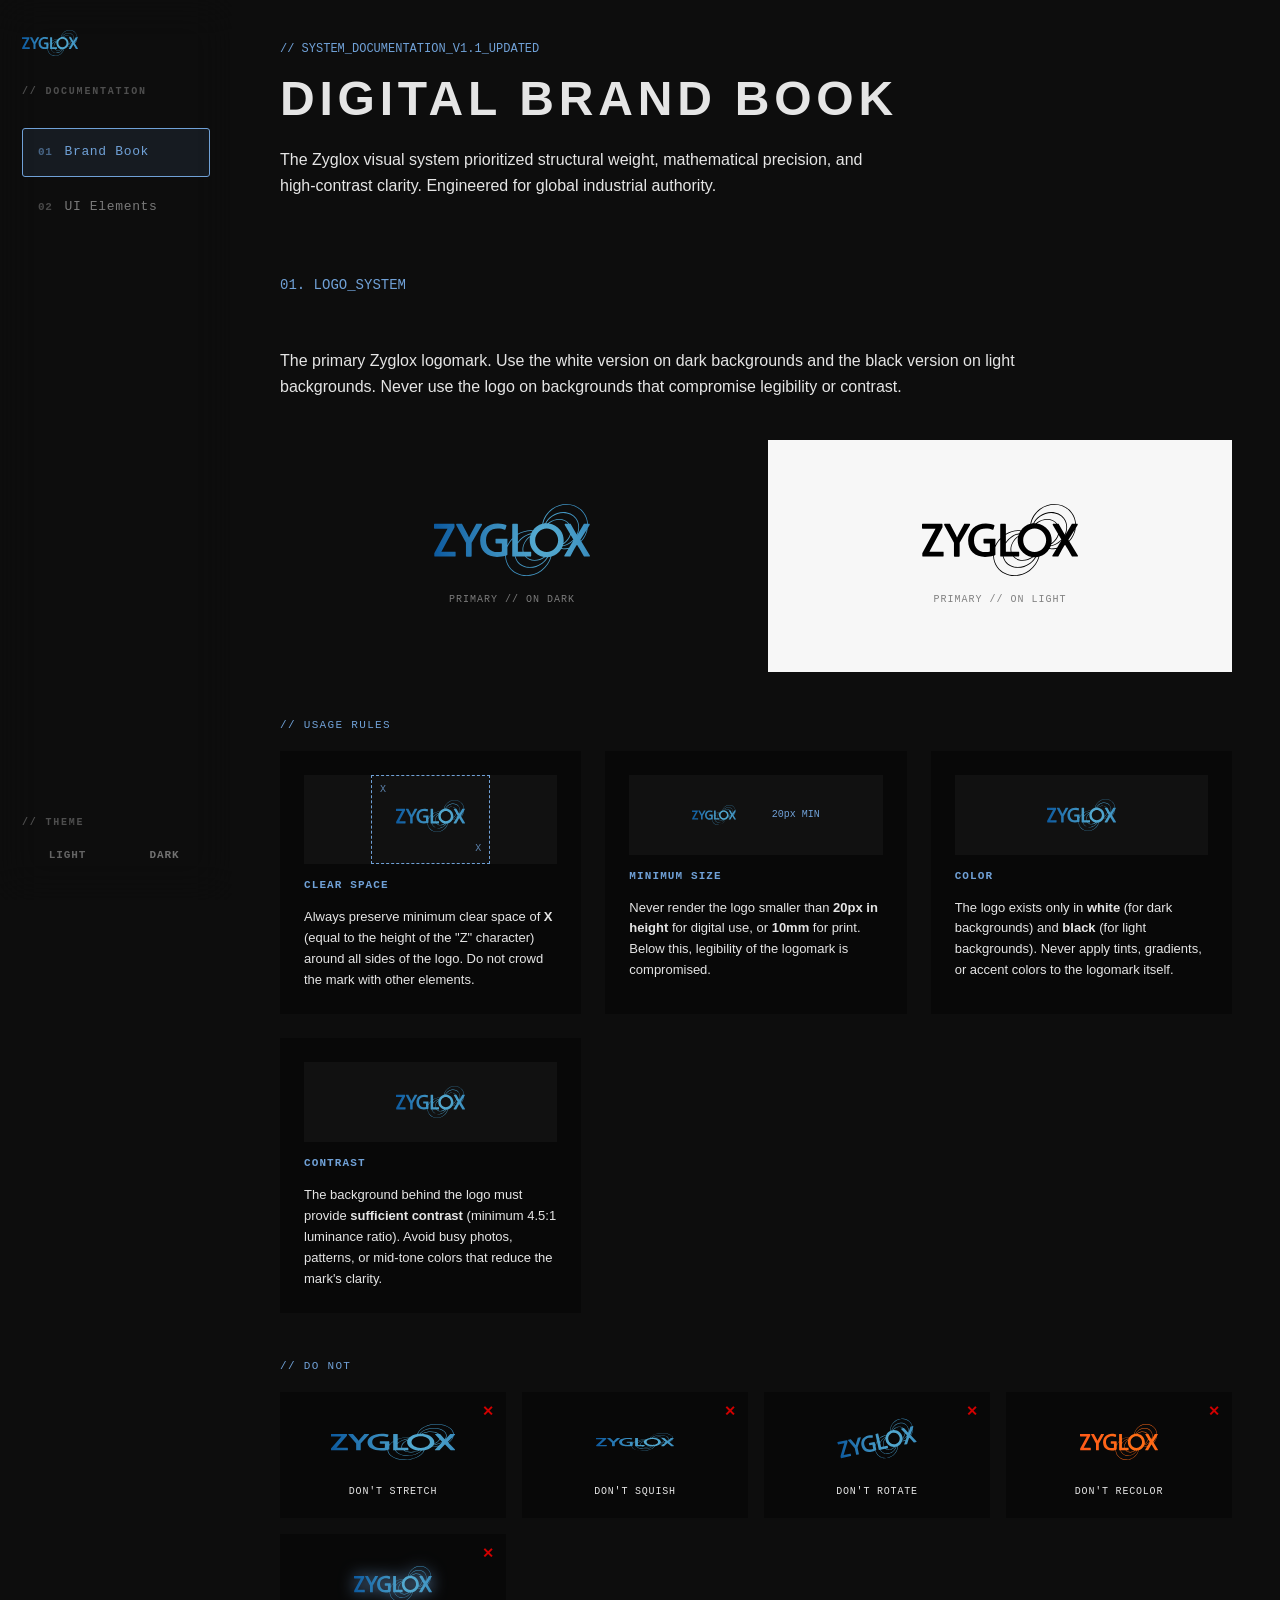
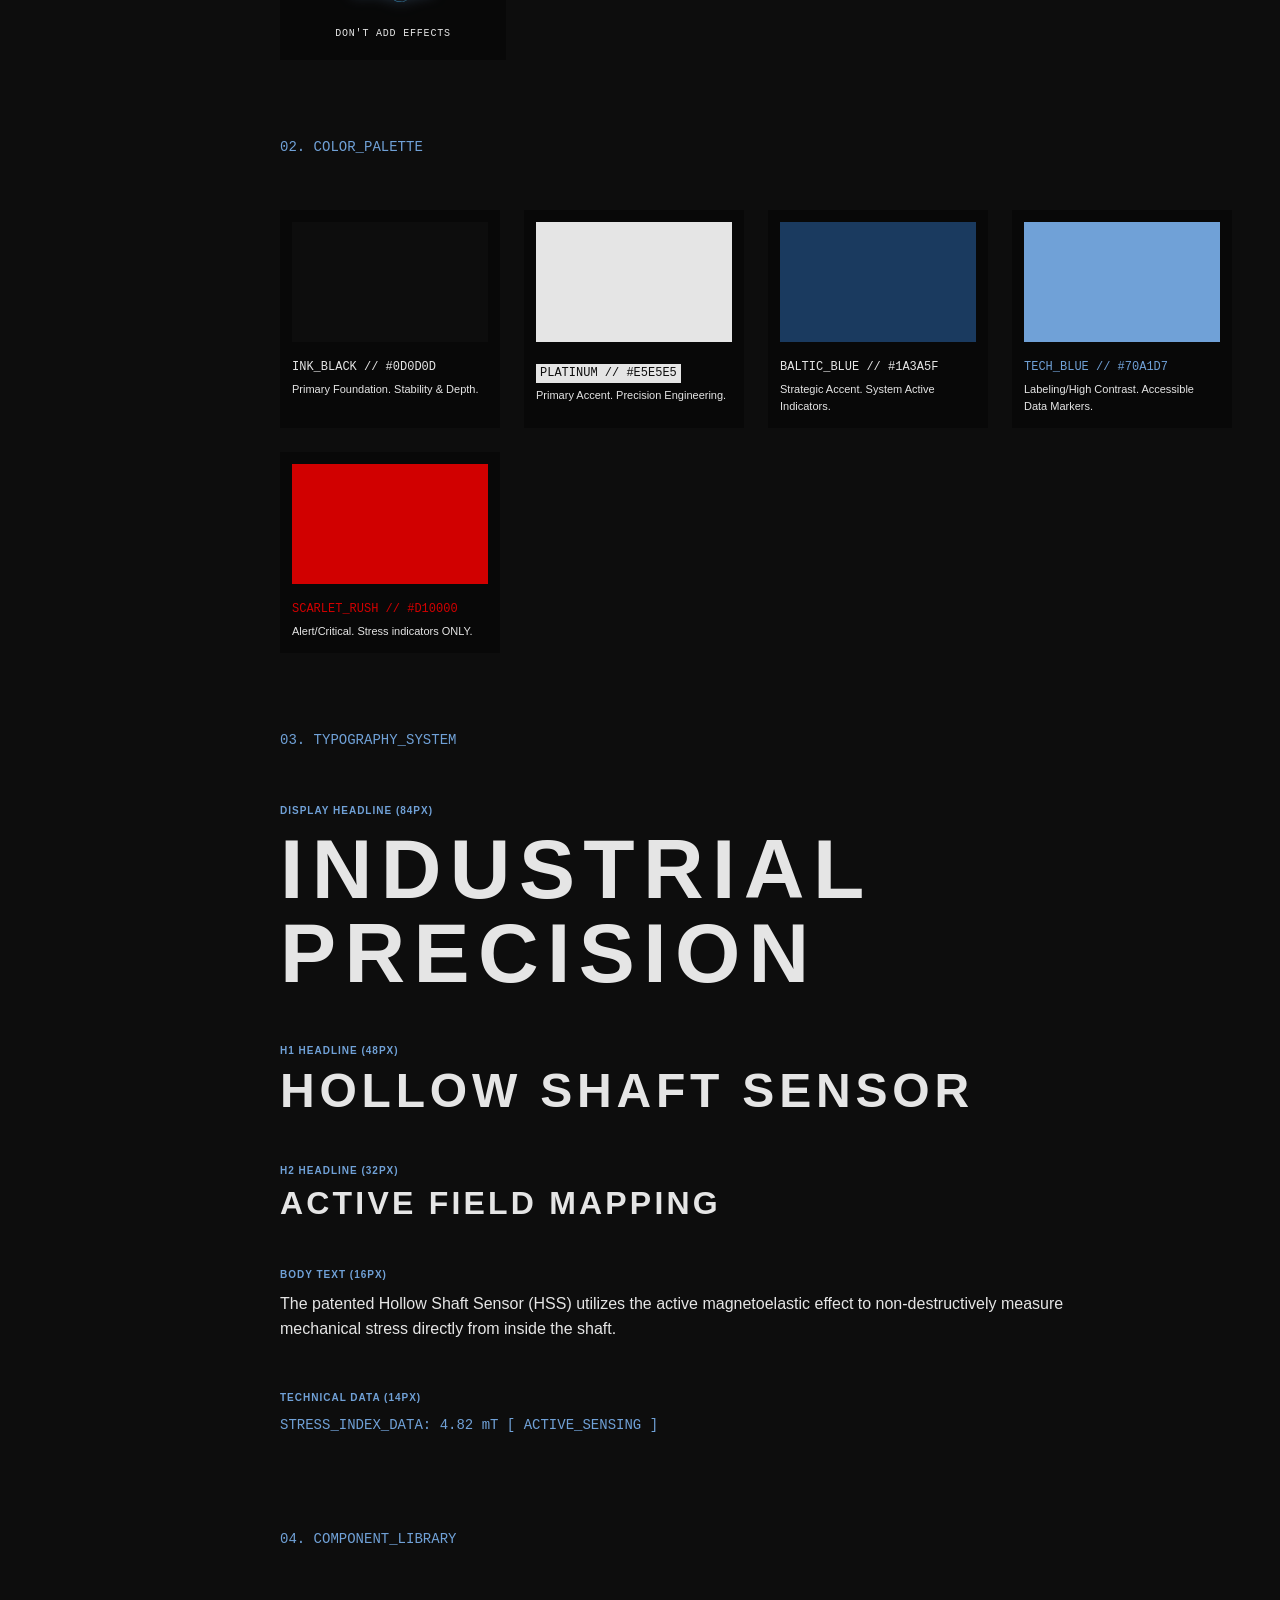
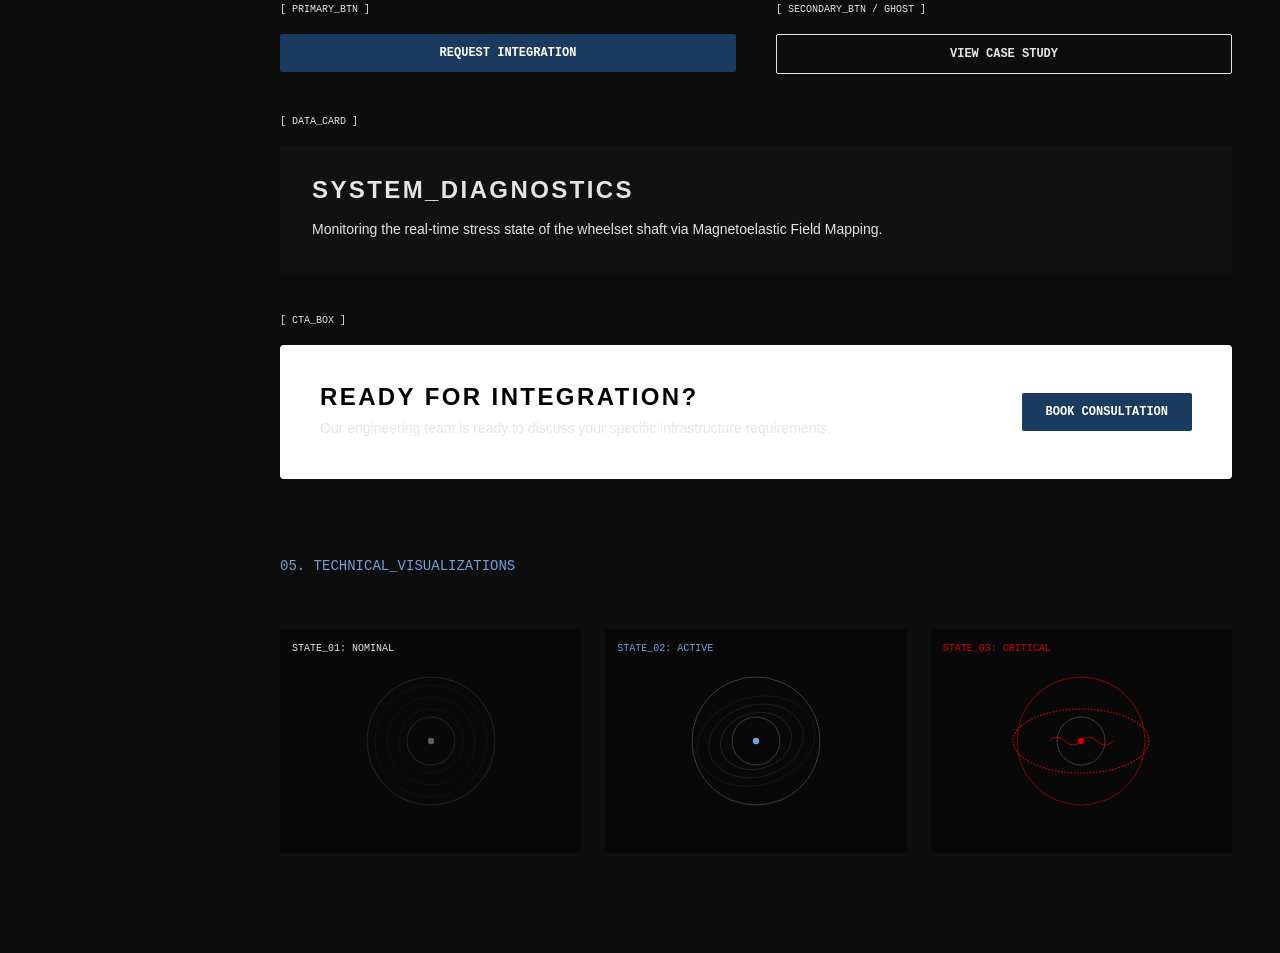
<file: index.html>
<!DOCTYPE html>
<html lang="en">
<head>
<meta charset="UTF-8">
<meta http-equiv="refresh" content="0; url=brand.html">
<title>Zyglox Brand & UI Documentation</title>
<link rel="canonical" href="brand.html">
</head>
<body>
<p>Redirecting to the <a href="brand.html">Zyglox Brand Book</a>. See also <a href="ui-elements.html">UI Elements</a>.</p>
</body>
</html>
</file>
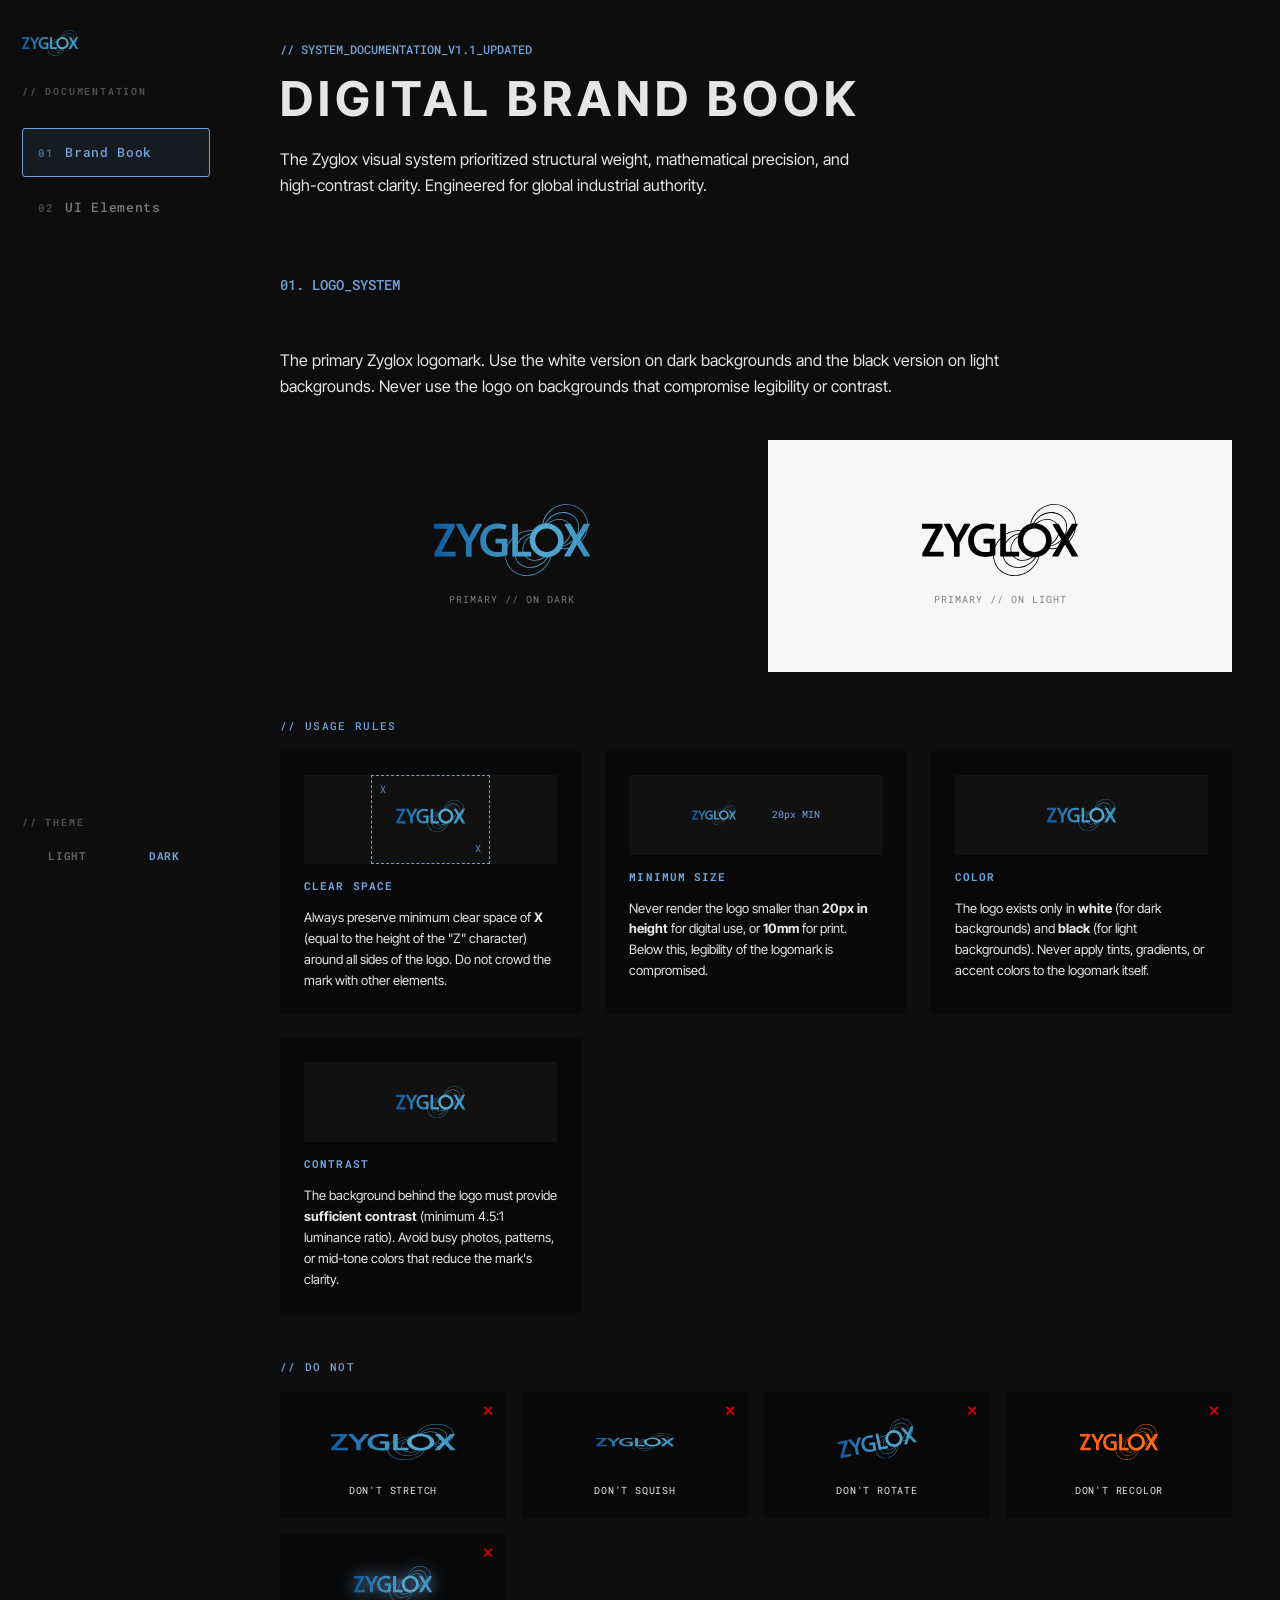
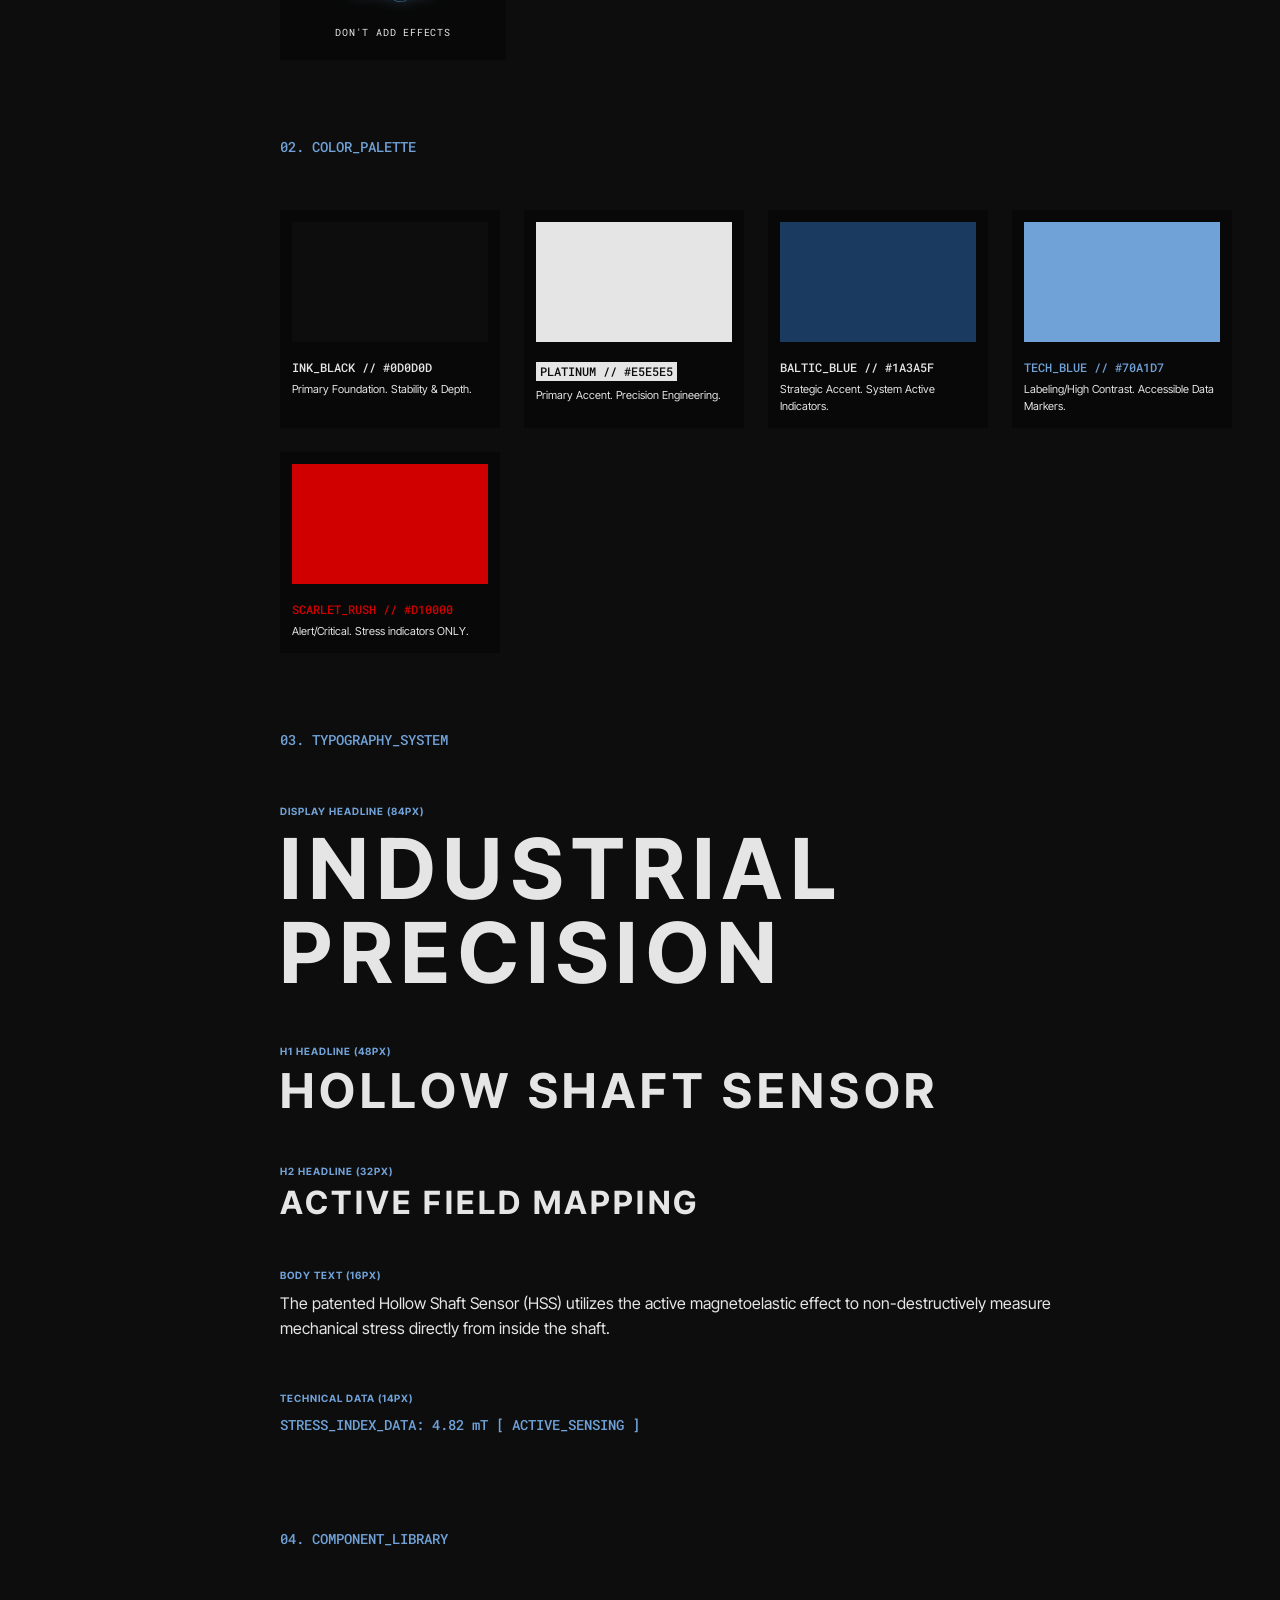
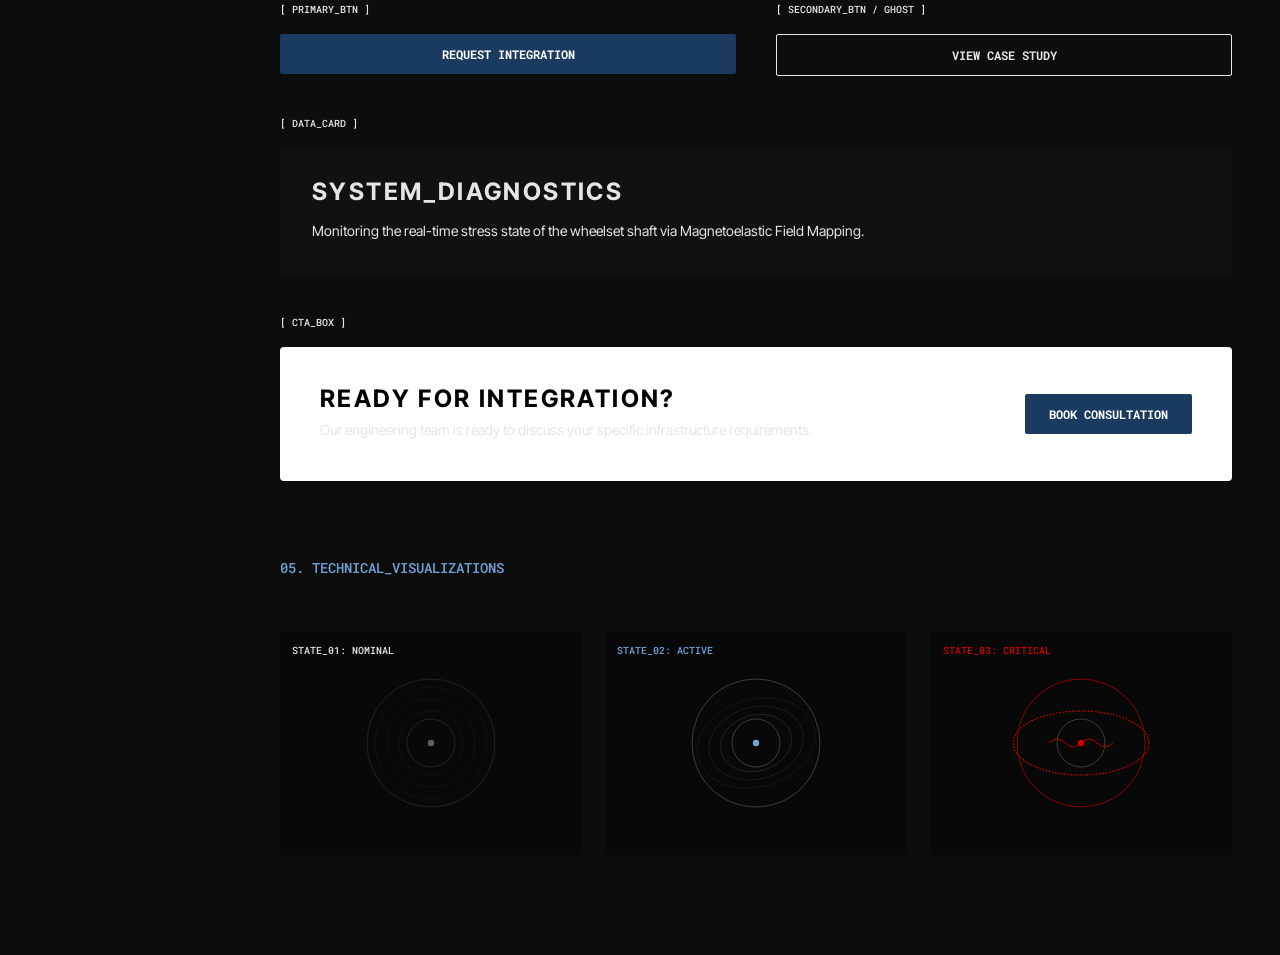
<file: brand.html>
<!DOCTYPE html>
<html lang="en" data-theme="dark">
<head>
    <meta charset="UTF-8">
    <meta name="viewport" content="width=device-width, initial-scale=1.0">
    <title>Zyglox | Digital Brand Book & Design System</title>

    <link rel="preconnect" href="https://fonts.googleapis.com">
    <link rel="preconnect" href="https://fonts.gstatic.com" crossorigin>
    <link href="https://fonts.googleapis.com/css2?family=Inter+Tight:wght@400;700&family=Roboto+Mono:wght@400;500;700&display=swap" rel="stylesheet">

    <link rel="stylesheet" href="css/styles.css">
</head>
<body class="brand-page">
    <!-- ZX docs sidebar (injected for GitHub Pages) — uses canonical CSS vars -->
    <style>
        :root{ --zx-sb-w: 232px; }
        body{ padding-left: var(--zx-sb-w) !important; }
        /* Offset the canonical fixed nav (ui-elements) so it clears the sidebar */
        nav{ left: var(--zx-sb-w) !important; width: auto !important; right: 0 !important; }

        .zx-docnav{
            position: fixed; left: 0; top: 0; bottom: 0; width: var(--zx-sb-w); z-index: 2000;
            display: flex; flex-direction: column; gap: 28px; padding: 30px 22px;
            font-family: 'Roboto Mono', monospace;
            background: var(--nav-bg); border-right: 1px solid var(--border-subtle);
            backdrop-filter: blur(20px);
            transition: background .4s, border-color .4s;
        }
        .zx-docnav .zx-brand{
            display: flex; align-items: center; gap: 12px; text-decoration: none;
        }
        .zx-docnav .zx-brand img{ height: 26px; width: auto; display: block; transition: filter .4s; }
        html[data-theme="light"] .zx-docnav .zx-brand img{ filter: brightness(0); }

        .zx-eyebrow{ font-size: 10px; font-weight: 700; letter-spacing: .18em;
            text-transform: uppercase; color: var(--text-primary); opacity: .3; }

        .zx-links{ display: flex; flex-direction: column; gap: 6px; }
        .zx-links a{
            display: flex; align-items: baseline; gap: 12px; padding: 13px 15px;
            border: 1px solid transparent; border-radius: 3px; text-decoration: none;
            color: var(--text-primary); opacity: .5;
            font-size: 13px; font-weight: 500; letter-spacing: .05em;
            transition: opacity .2s, border-color .2s, color .2s, background .2s;
        }
        .zx-links a .n{ font-size: 11px; font-weight: 700; opacity: .55; }
        .zx-links a:hover{ opacity: 1; border-color: var(--border-subtle); }
        .zx-docnav[data-page="brand"] .zx-links a[data-t="brand"],
        .zx-docnav[data-page="ui"] .zx-links a[data-t="ui"]{
            opacity: 1; color: var(--c-tech-blue); border-color: var(--c-tech-blue);
            background: color-mix(in srgb, var(--c-tech-blue) 10%, transparent);
        }

        .zx-theme{ margin-top: auto; display: flex; flex-direction: column; gap: 10px; }
        .zx-theme-row{ display: flex; gap: 6px; }
        .zx-theme-row .theme-switch-btn{ flex: 1; min-width: 0; padding: 9px 8px;
            font-size: 11px; letter-spacing: .08em; gap: 6px; }

        @media (max-width: 900px){
            body{ padding-left: 0 !important; padding-bottom: 72px !important; }
            nav{ left: 0 !important; width: 100% !important; }
            .zx-docnav{
                left: 0; right: 0; top: auto; bottom: 0; width: auto; height: auto;
                flex-direction: row; align-items: center; gap: 14px; padding: 10px 16px;
                border-right: none; border-top: 1px solid var(--border-subtle);
            }
            .zx-docnav .zx-brand, .zx-docnav .zx-eyebrow{ display: none; }
            .zx-links{ flex-direction: row; gap: 8px; }
            .zx-links a{ padding: 9px 12px; }
            .zx-theme{ margin-top: 0; margin-left: auto; flex-direction: row; align-items: center; gap: 10px; }
        }
    </style>
    <aside class="zx-docnav" data-page="brand" aria-label="Documentation navigation">
        <a class="zx-brand" href="brand.html">
            <img src="assets/logo/kdZyglox_1.svg" alt="Zyglox">
        </a>
        <span class="zx-eyebrow">// Documentation</span>
        <div class="zx-links">
            <a href="brand.html" data-t="brand"><span class="n">01</span> Brand Book</a>
            <a href="ui-elements.html" data-t="ui"><span class="n">02</span> UI Elements</a>
        </div>
        <div class="zx-theme">
            <span class="zx-eyebrow">// Theme</span>
            <div class="zx-theme-row" role="group" aria-label="Theme toggle">
                <button class="theme-switch-btn" data-theme-set="light" aria-label="Light mode">LIGHT</button>
                <button class="theme-switch-btn" data-theme-set="dark" aria-label="Dark mode">DARK</button>
            </div>
        </div>
    </aside>


    <div class="container">
        <p class="mono brand-system-tag">// SYSTEM_DOCUMENTATION_V1.1_UPDATED</p>
        <h1 class="brand-title">DIGITAL BRAND BOOK</h1>
        <p class="brand-intro">The Zyglox visual system prioritized structural weight, mathematical precision, and high-contrast clarity. Engineered for global industrial authority.</p>

        <!-- 1. Logo System -->
        <div class="section-header">
            <h2 class="mono section-heading">01. LOGO_SYSTEM</h2>
        </div>

        <p class="type-body" style="margin-bottom: 40px;">
            The primary Zyglox logomark. Use the white version on dark backgrounds and the black version on light backgrounds. Never use the logo on backgrounds that compromise legibility or contrast.
        </p>

        <div class="logo-showcase">
            <div class="logo-card logo-card--dark">
                <img src="assets/logo/kdZyglox_1.svg" alt="Zyglox logo on dark background">
                <span class="logo-card-label">PRIMARY // ON DARK</span>
            </div>
            <div class="logo-card logo-card--light">
                <img src="assets/logo/kdZyglox_1.svg" alt="Zyglox logo on light background">
                <span class="logo-card-label">PRIMARY // ON LIGHT</span>
            </div>
        </div>

        <h3 class="mono brand-subsection">// USAGE RULES</h3>

        <div class="logo-rules">
            <div class="logo-rule-card">
                <div class="logo-rule-demo logo-rule-demo--clearspace">
                    <div class="clearspace-frame">
                        <img src="assets/logo/kdZyglox_1.svg" alt="Clear space demonstration">
                    </div>
                </div>
                <h3>CLEAR SPACE</h3>
                <p>Always preserve minimum clear space of <strong>X</strong> (equal to the height of the "Z" character) around all sides of the logo. Do not crowd the mark with other elements.</p>
            </div>

            <div class="logo-rule-card">
                <div class="logo-rule-demo logo-rule-demo--minsize">
                    <img src="assets/logo/kdZyglox_1.svg" alt="Minimum size">
                    <span class="minsize-label">20px MIN</span>
                </div>
                <h3>MINIMUM SIZE</h3>
                <p>Never render the logo smaller than <strong>20px in height</strong> for digital use, or <strong>10mm</strong> for print. Below this, legibility of the logomark is compromised.</p>
            </div>

            <div class="logo-rule-card">
                <div class="logo-rule-demo">
                    <img src="assets/logo/kdZyglox_1.svg" alt="Color variants">
                </div>
                <h3>COLOR</h3>
                <p>The logo exists only in <strong>white</strong> (for dark backgrounds) and <strong>black</strong> (for light backgrounds). Never apply tints, gradients, or accent colors to the logomark itself.</p>
            </div>

            <div class="logo-rule-card">
                <div class="logo-rule-demo">
                    <img src="assets/logo/kdZyglox_1.svg" alt="Background contrast">
                </div>
                <h3>CONTRAST</h3>
                <p>The background behind the logo must provide <strong>sufficient contrast</strong> (minimum 4.5:1 luminance ratio). Avoid busy photos, patterns, or mid-tone colors that reduce the mark's clarity.</p>
            </div>
        </div>

        <h3 class="mono brand-subsection" style="margin-top: 16px;">// DO NOT</h3>

        <div class="logo-donts">
            <div class="logo-dont logo-dont--stretch">
                <img src="assets/logo/kdZyglox_1.svg" alt="Do not stretch">
                <span class="logo-dont-label">DON'T STRETCH</span>
            </div>
            <div class="logo-dont logo-dont--squish">
                <img src="assets/logo/kdZyglox_1.svg" alt="Do not squish">
                <span class="logo-dont-label">DON'T SQUISH</span>
            </div>
            <div class="logo-dont logo-dont--rotate">
                <img src="assets/logo/kdZyglox_1.svg" alt="Do not rotate">
                <span class="logo-dont-label">DON'T ROTATE</span>
            </div>
            <div class="logo-dont logo-dont--recolor">
                <img src="assets/logo/kdZyglox_1.svg" alt="Do not recolor">
                <span class="logo-dont-label">DON'T RECOLOR</span>
            </div>
            <div class="logo-dont logo-dont--shadow">
                <img src="assets/logo/kdZyglox_1.svg" alt="Do not add effects">
                <span class="logo-dont-label">DON'T ADD EFFECTS</span>
            </div>
        </div>

        <!-- 2. Color Palette -->
        <div class="section-header">
            <h2 class="mono section-heading">02. COLOR_PALETTE</h2>
        </div>
        <div class="color-grid">
            <div class="color-card">
                <div class="color-swatch swatch-ink-black"></div>
                <div class="mono color-name">INK_BLACK // #0D0D0D</div>
                <p class="color-desc">Primary Foundation. Stability & Depth.</p>
            </div>
            <div class="color-card">
                <div class="color-swatch swatch-platinum"></div>
                <div class="mono color-name color-name--inverted">PLATINUM // #E5E5E5</div>
                <p class="color-desc">Primary Accent. Precision Engineering.</p>
            </div>
            <div class="color-card">
                <div class="color-swatch swatch-baltic-blue"></div>
                <div class="mono color-name">BALTIC_BLUE // #1A3A5F</div>
                <p class="color-desc">Strategic Accent. System Active Indicators.</p>
            </div>
            <div class="color-card">
                <div class="color-swatch swatch-tech-blue"></div>
                <div class="mono color-name color-name--tech-blue">TECH_BLUE // #70A1D7</div>
                <p class="color-desc">Labeling/High Contrast. Accessible Data Markers.</p>
            </div>
            <div class="color-card color-card--scarlet">
                <div class="color-swatch swatch-scarlet-rush"></div>
                <div class="mono color-name color-name--scarlet">SCARLET_RUSH // #D10000</div>
                <p class="color-desc">Alert/Critical. Stress indicators ONLY.</p>
            </div>
        </div>

        <!-- 2. Typography -->
        <div class="section-header">
            <h2 class="mono section-heading">03. TYPOGRAPHY_SYSTEM</h2>
        </div>
        <div class="type-scale">
            <div class="type-item">
                <div class="type-label">Display Headline (84px)</div>
                <h1 class="type-display">INDUSTRIAL PRECISION</h1>
            </div>
            <div class="type-item">
                <div class="type-label">H1 Headline (48px)</div>
                <h1 class="type-h1">HOLLOW SHAFT SENSOR</h1>
            </div>
            <div class="type-item">
                <div class="type-label">H2 Headline (32px)</div>
                <h2 class="type-h2">ACTIVE FIELD MAPPING</h2>
            </div>
            <div class="type-item">
                <div class="type-label">Body Text (16px)</div>
                <p class="type-body">The patented Hollow Shaft Sensor (HSS) utilizes the active magnetoelastic effect to non-destructively measure mechanical stress directly from inside the shaft.</p>
            </div>
            <div class="type-item">
                <div class="type-label">Technical Data (14px)</div>
                <p class="mono type-data">STRESS_INDEX_DATA: 4.82 mT [ ACTIVE_SENSING ]</p>
            </div>
        </div>

        <!-- 3. UI Components -->
        <div class="section-header">
            <h2 class="mono section-heading">04. COMPONENT_LIBRARY</h2>
        </div>
        <div class="component-grid">
            <div class="component-item">
                <div class="mono component-label">[ PRIMARY_BTN ]</div>
                <button class="cta-btn">REQUEST INTEGRATION</button>
            </div>
            <div class="component-item">
                <div class="mono component-label">[ SECONDARY_BTN / GHOST ]</div>
                <button class="btn-secondary">VIEW CASE STUDY</button>
            </div>
            <div class="component-item component-item--wide">
                <div class="mono component-label">[ DATA_CARD ]</div>
                <div class="data-card">
                    <h3 class="data-card-title">SYSTEM_DIAGNOSTICS</h3>
                    <p class="data-card-text">Monitoring the real-time stress state of the wheelset shaft via Magnetoelastic Field Mapping.</p>
                </div>
            </div>
            <div class="component-item component-item--full">
                <div class="mono component-label">[ CTA_BOX ]</div>
                <div class="cta-box">
                    <div>
                        <h3 class="cta-box-title">READY FOR INTEGRATION?</h3>
                        <p class="cta-box-text">Our engineering team is ready to discuss your specific infrastructure requirements.</p>
                    </div>
                    <button class="btn-cta-box">BOOK CONSULTATION</button>
                </div>
            </div>
        </div>

        <!-- 4. Visualizations -->
        <div class="section-header">
            <h2 class="mono section-heading">05. TECHNICAL_VISUALIZATIONS</h2>
        </div>
        <div class="viz-showcase">
            <div class="viz-card">
                <div class="mono viz-label">STATE_01: NOMINAL</div>
                <svg class="viz-svg" viewBox="0 0 200 200" width="160" height="160">
                    <circle cx="100" cy="100" r="80" fill="none" stroke="currentColor" stroke-width="0.5" opacity="0.3"/>
                    <circle cx="100" cy="100" r="30" fill="none" stroke="currentColor" stroke-width="0.5" opacity="0.3"/>
                    <circle cx="100" cy="100" r="40" fill="none" stroke="currentColor" stroke-width="0.5" opacity="0.1"/>
                    <circle cx="100" cy="100" r="55" fill="none" stroke="currentColor" stroke-width="0.5" opacity="0.1"/>
                    <circle cx="100" cy="100" r="70" fill="none" stroke="currentColor" stroke-width="0.5" opacity="0.1"/>
                    <circle cx="100" cy="100" r="4" fill="currentColor" opacity="0.4"/>
                </svg>
            </div>
            <div class="viz-card viz-card--active">
                <div class="mono viz-label viz-label--active">STATE_02: ACTIVE</div>
                <svg class="viz-svg" viewBox="0 0 200 200" width="160" height="160">
                    <circle cx="100" cy="100" r="80" fill="none" stroke="currentColor" stroke-width="0.5" opacity="0.6"/>
                    <circle cx="100" cy="100" r="30" fill="none" stroke="currentColor" stroke-width="0.5" opacity="0.6"/>
                    <ellipse cx="100" cy="100" rx="45" ry="35" fill="none" stroke="var(--tech-blue)" stroke-width="0.5" opacity="0.4" transform="rotate(-15 100 100)"/>
                    <ellipse cx="100" cy="100" rx="60" ry="45" fill="none" stroke="var(--tech-blue)" stroke-width="0.5" opacity="0.3" transform="rotate(-15 100 100)"/>
                    <ellipse cx="100" cy="100" rx="75" ry="55" fill="none" stroke="var(--tech-blue)" stroke-width="0.5" opacity="0.2" transform="rotate(-15 100 100)"/>
                    <circle cx="100" cy="100" r="4" fill="var(--tech-blue)"/>
                </svg>
            </div>
            <div class="viz-card viz-card--critical">
                <div class="mono viz-label viz-label--critical">STATE_03: CRITICAL</div>
                <svg class="viz-svg" viewBox="0 0 200 200" width="160" height="160">
                    <circle cx="100" cy="100" r="80" fill="none" stroke="var(--scarlet-rush)" stroke-width="1" opacity="0.8"/>
                    <circle cx="100" cy="100" r="30" fill="none" stroke="currentColor" stroke-width="0.5" opacity="0.6"/>
                    <path d="M 60 100 Q 70 90 80 100 Q 90 110 100 100 Q 110 90 120 100 Q 130 110 140 100" fill="none" stroke="var(--scarlet-rush)" stroke-width="1"/>
                    <ellipse cx="100" cy="100" rx="85" ry="40" fill="none" stroke="var(--scarlet-rush)" stroke-width="1.5" stroke-dasharray="2 2"/>
                    <circle cx="100" cy="100" r="4" fill="var(--scarlet-rush)"/>
                </svg>
            </div>
        </div>
    </div>

    <script src="js/theme-toggle.js"></script>

</body>
</html>
</file>
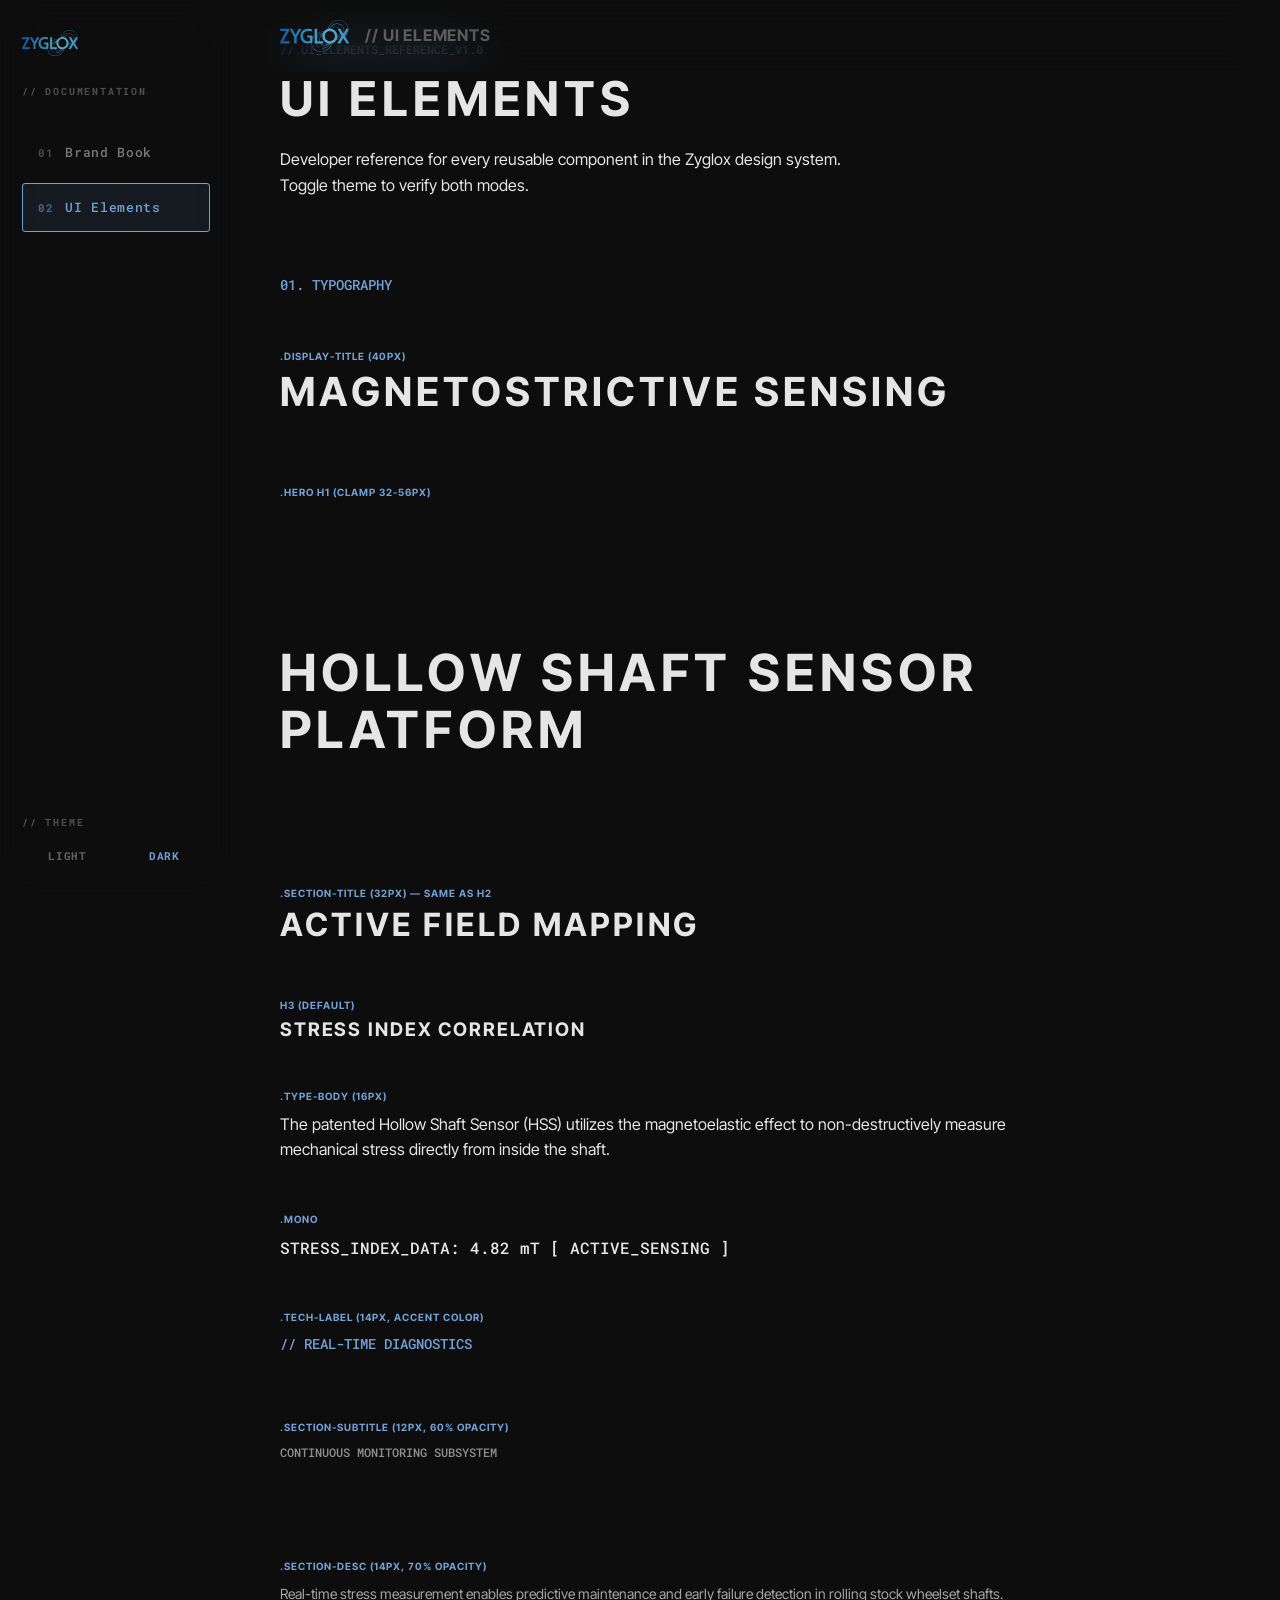
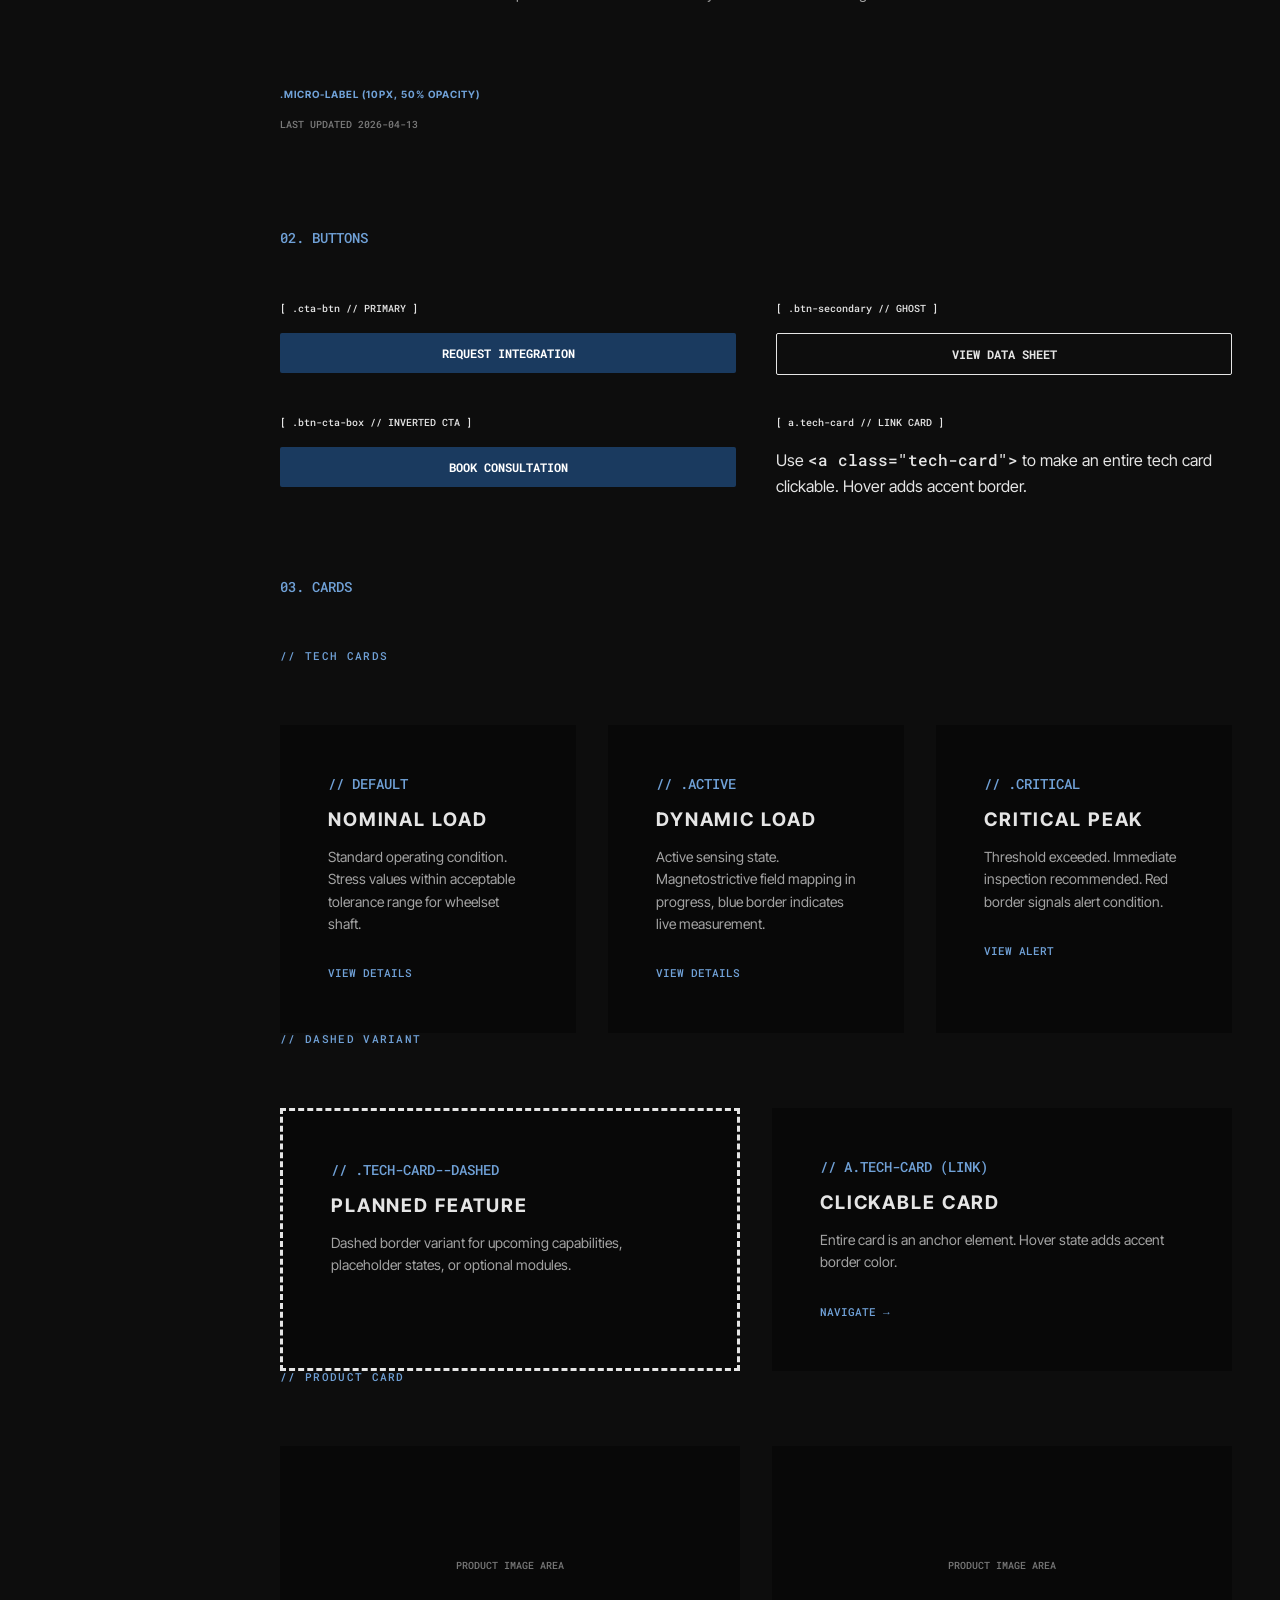
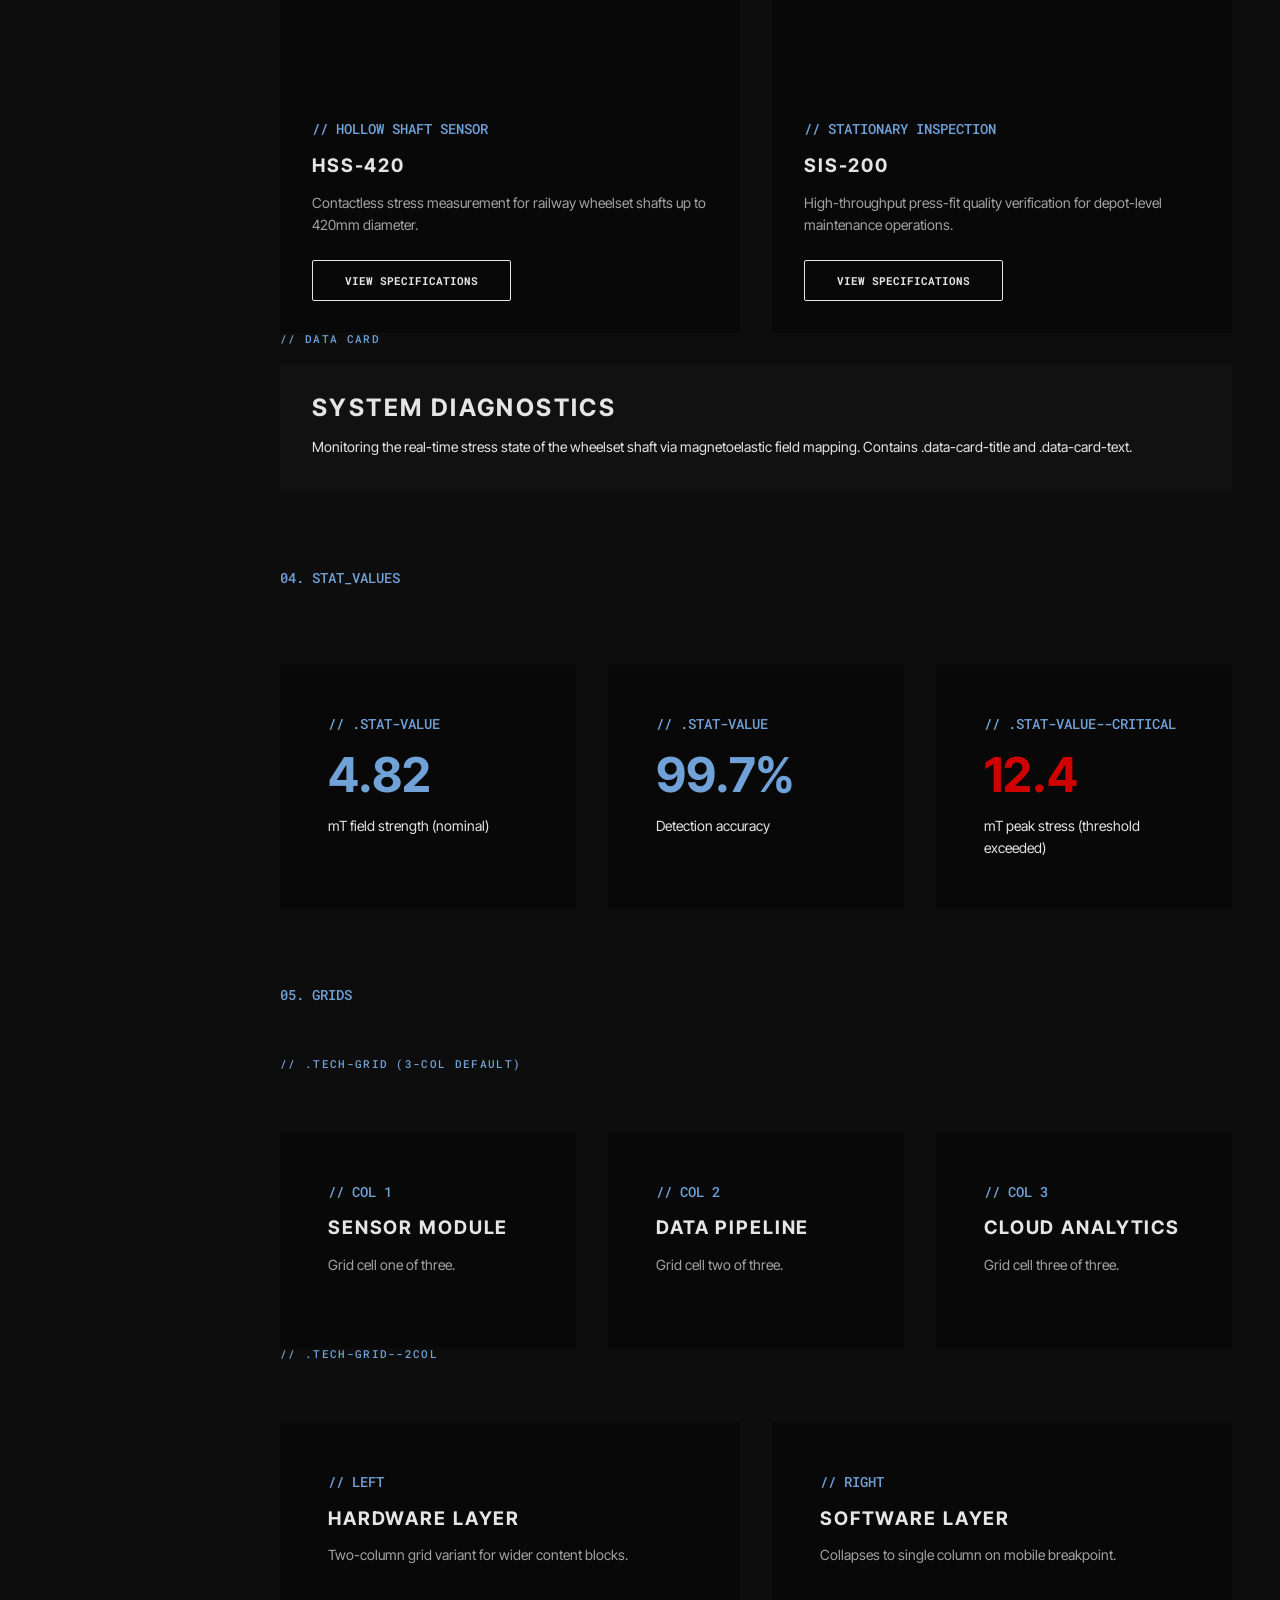
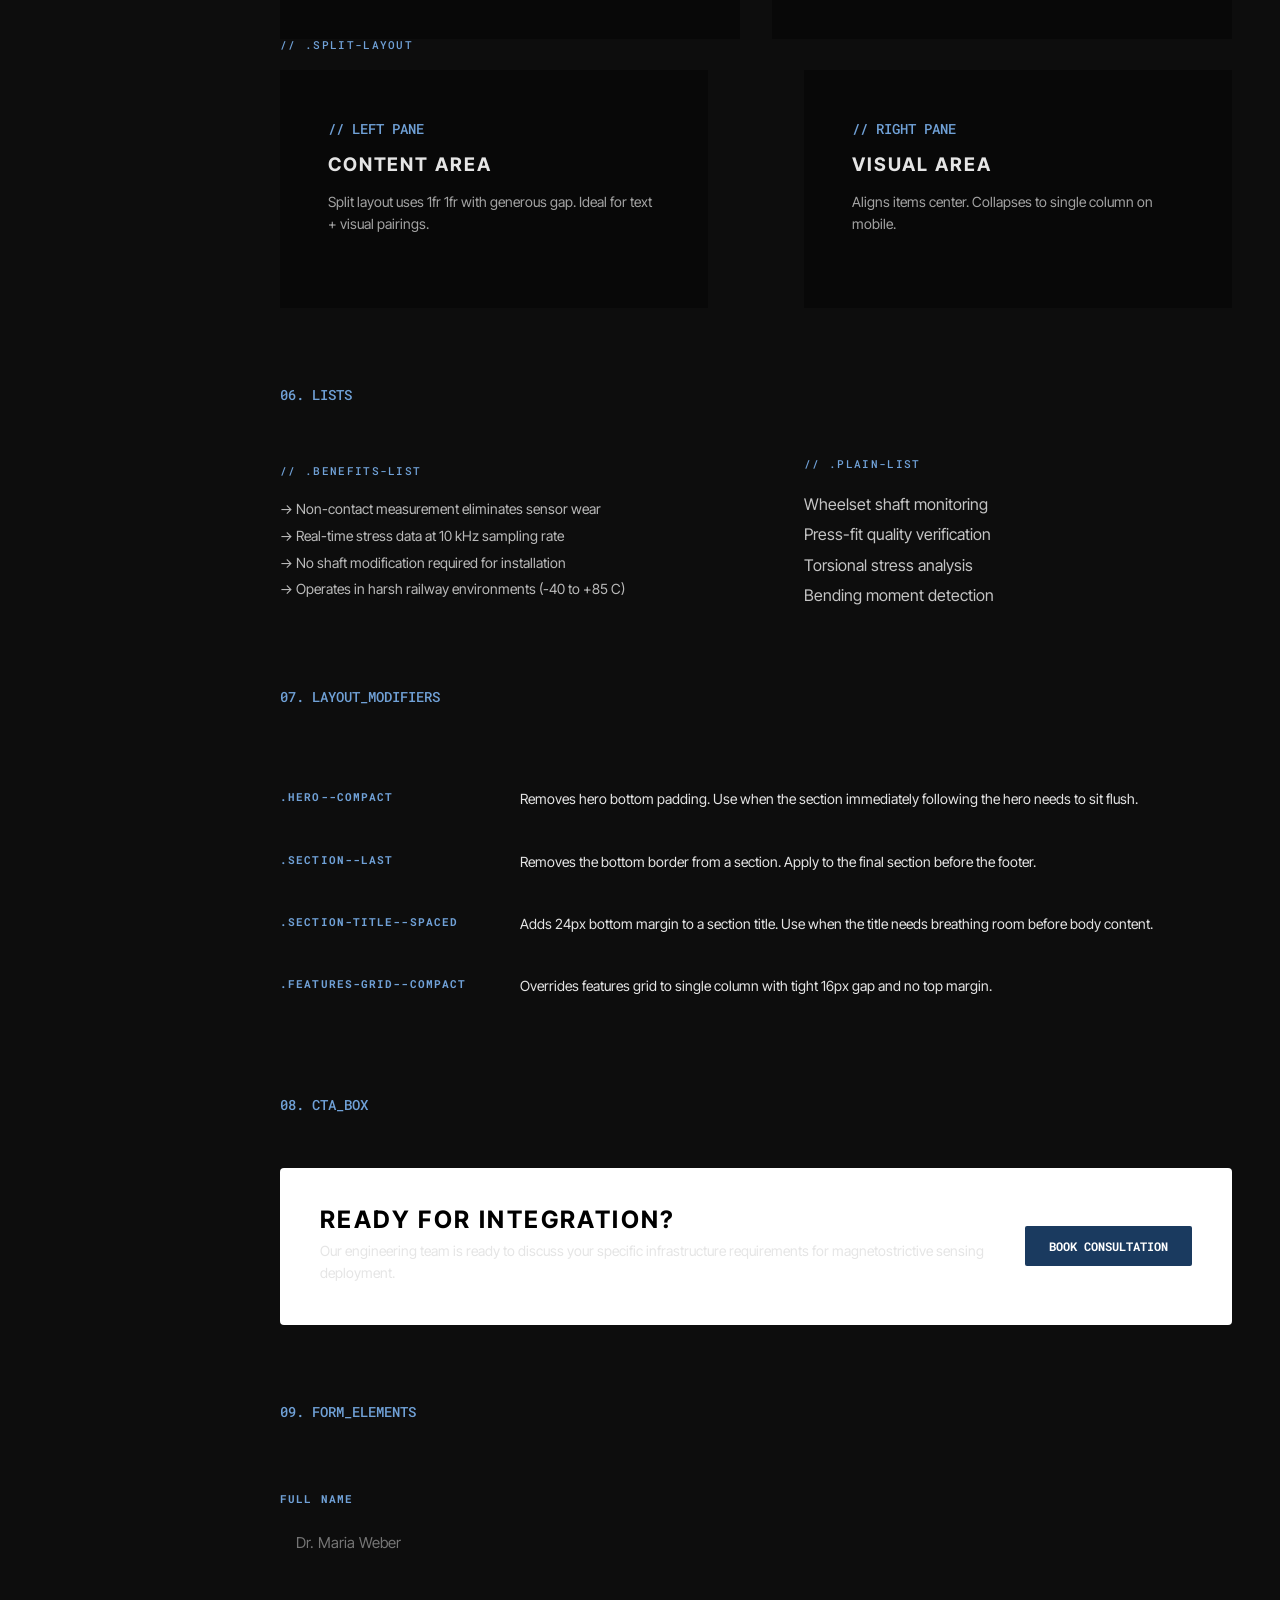
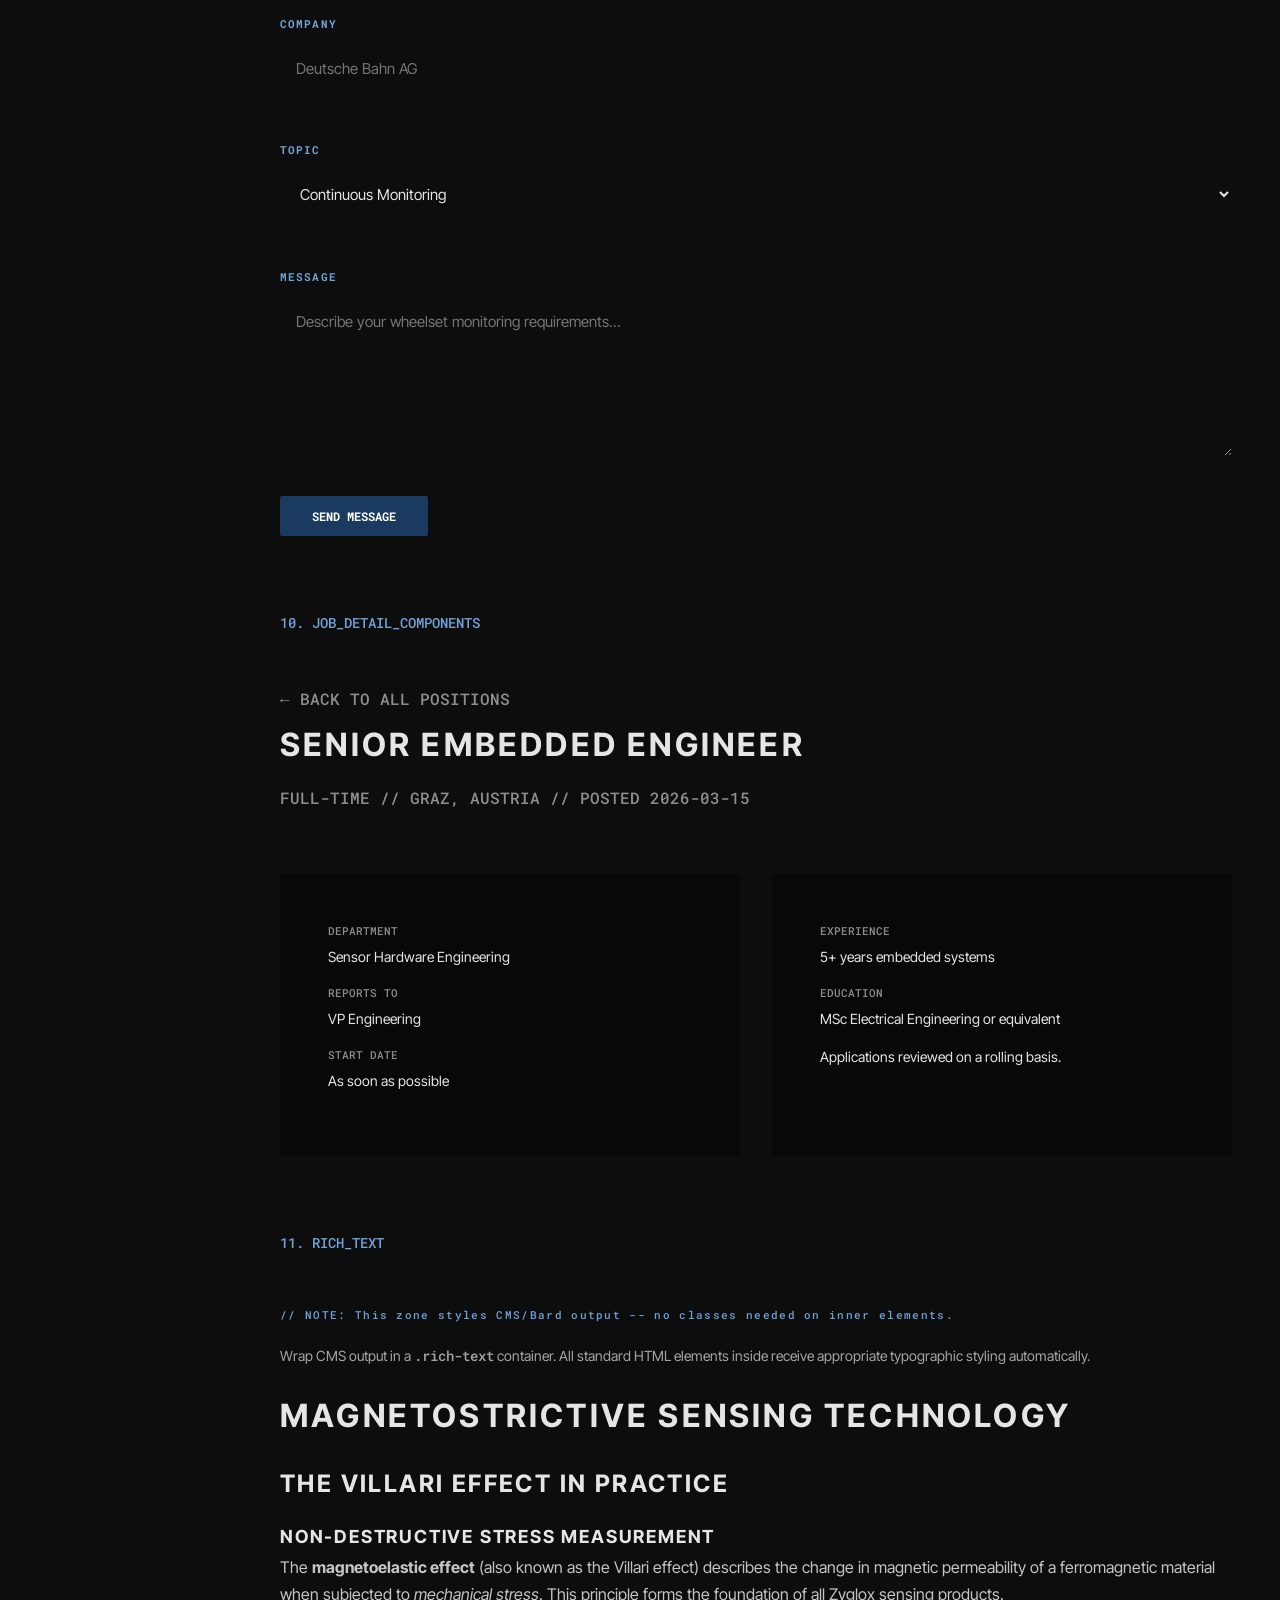
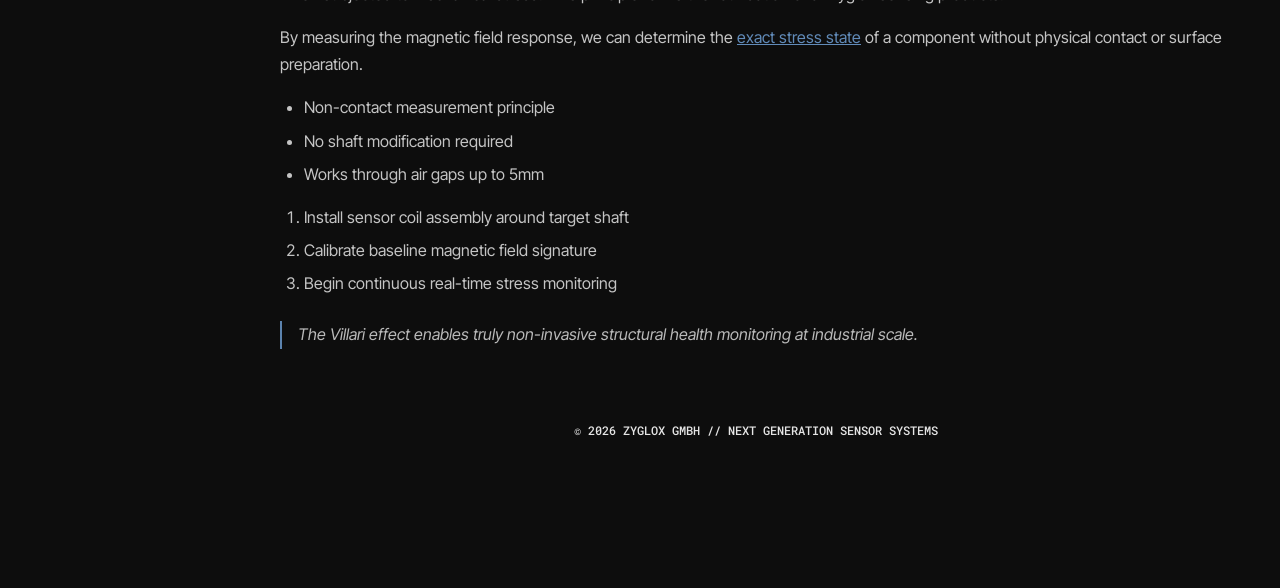
<file: ui-elements.html>
<!DOCTYPE html>
<html lang="en" data-theme="dark">
<head>
    <meta charset="UTF-8">
    <meta name="viewport" content="width=device-width, initial-scale=1.0">
    <title>Zyglox | UI Elements Reference</title>

    <link rel="preconnect" href="https://fonts.googleapis.com">
    <link rel="preconnect" href="https://fonts.gstatic.com" crossorigin>
    <link href="https://fonts.googleapis.com/css2?family=Inter+Tight:wght@400;700&family=Roboto+Mono:wght@400;500;700&display=swap" rel="stylesheet">

    <link rel="stylesheet" href="css/styles.css">
    <link rel="stylesheet" href="css/animations.css">
</head>
<body class="brand-page">
    <!-- ZX docs sidebar (injected for GitHub Pages) — uses canonical CSS vars -->
    <style>
        :root{ --zx-sb-w: 232px; }
        body{ padding-left: var(--zx-sb-w) !important; }
        /* Offset the canonical fixed nav (ui-elements) so it clears the sidebar */
        nav{ left: var(--zx-sb-w) !important; width: auto !important; right: 0 !important; }

        .zx-docnav{
            position: fixed; left: 0; top: 0; bottom: 0; width: var(--zx-sb-w); z-index: 2000;
            display: flex; flex-direction: column; gap: 28px; padding: 30px 22px;
            font-family: 'Roboto Mono', monospace;
            background: var(--nav-bg); border-right: 1px solid var(--border-subtle);
            backdrop-filter: blur(20px);
            transition: background .4s, border-color .4s;
        }
        .zx-docnav .zx-brand{
            display: flex; align-items: center; gap: 12px; text-decoration: none;
        }
        .zx-docnav .zx-brand img{ height: 26px; width: auto; display: block; transition: filter .4s; }
        html[data-theme="light"] .zx-docnav .zx-brand img{ filter: brightness(0); }

        .zx-eyebrow{ font-size: 10px; font-weight: 700; letter-spacing: .18em;
            text-transform: uppercase; color: var(--text-primary); opacity: .3; }

        .zx-links{ display: flex; flex-direction: column; gap: 6px; }
        .zx-links a{
            display: flex; align-items: baseline; gap: 12px; padding: 13px 15px;
            border: 1px solid transparent; border-radius: 3px; text-decoration: none;
            color: var(--text-primary); opacity: .5;
            font-size: 13px; font-weight: 500; letter-spacing: .05em;
            transition: opacity .2s, border-color .2s, color .2s, background .2s;
        }
        .zx-links a .n{ font-size: 11px; font-weight: 700; opacity: .55; }
        .zx-links a:hover{ opacity: 1; border-color: var(--border-subtle); }
        .zx-docnav[data-page="brand"] .zx-links a[data-t="brand"],
        .zx-docnav[data-page="ui"] .zx-links a[data-t="ui"]{
            opacity: 1; color: var(--c-tech-blue); border-color: var(--c-tech-blue);
            background: color-mix(in srgb, var(--c-tech-blue) 10%, transparent);
        }

        .zx-theme{ margin-top: auto; display: flex; flex-direction: column; gap: 10px; }
        .zx-theme-row{ display: flex; gap: 6px; }
        .zx-theme-row .theme-switch-btn{ flex: 1; min-width: 0; padding: 9px 8px;
            font-size: 11px; letter-spacing: .08em; gap: 6px; }

        @media (max-width: 900px){
            body{ padding-left: 0 !important; padding-bottom: 72px !important; }
            nav{ left: 0 !important; width: 100% !important; }
            .zx-docnav{
                left: 0; right: 0; top: auto; bottom: 0; width: auto; height: auto;
                flex-direction: row; align-items: center; gap: 14px; padding: 10px 16px;
                border-right: none; border-top: 1px solid var(--border-subtle);
            }
            .zx-docnav .zx-brand, .zx-docnav .zx-eyebrow{ display: none; }
            .zx-links{ flex-direction: row; gap: 8px; }
            .zx-links a{ padding: 9px 12px; }
            .zx-theme{ margin-top: 0; margin-left: auto; flex-direction: row; align-items: center; gap: 10px; }
        }
    </style>
    <aside class="zx-docnav" data-page="ui" aria-label="Documentation navigation">
        <a class="zx-brand" href="brand.html">
            <img src="assets/logo/kdZyglox_1.svg" alt="Zyglox">
        </a>
        <span class="zx-eyebrow">// Documentation</span>
        <div class="zx-links">
            <a href="brand.html" data-t="brand"><span class="n">01</span> Brand Book</a>
            <a href="ui-elements.html" data-t="ui"><span class="n">02</span> UI Elements</a>
        </div>
        <div class="zx-theme">
            <span class="zx-eyebrow">// Theme</span>
            <div class="zx-theme-row" role="group" aria-label="Theme toggle">
                <button class="theme-switch-btn" data-theme-set="light" aria-label="Light mode">LIGHT</button>
                <button class="theme-switch-btn" data-theme-set="dark" aria-label="Dark mode">DARK</button>
            </div>
        </div>
    </aside>


    <nav>
        <div class="container nav-inner">
            <a href="brand.html" class="logo-wrapper">
                <img src="assets/logo/kdZyglox_1.svg" alt="Zyglox" class="logo-img">
                <div class="nav-breadcrumb">// UI ELEMENTS</div>
            </a>
            </div>
    </nav>

    <main id="content">
        <div class="container">
            <p class="mono brand-system-tag">// UI_ELEMENTS_REFERENCE_V1.0</p>
            <h1 class="brand-title">UI ELEMENTS</h1>
            <p class="brand-intro">Developer reference for every reusable component in the Zyglox design system. Toggle theme to verify both modes.</p>


            <!-- 01. TYPOGRAPHY -->
            <div class="section-header">
                <h2 class="mono section-heading">01. TYPOGRAPHY</h2>
            </div>

            <div class="type-scale">
                <div class="type-item">
                    <div class="type-label">.display-title (40px)</div>
                    <h1 class="display-title">MAGNETOSTRICTIVE SENSING</h1>
                </div>
                <div class="type-item">
                    <div class="type-label">.hero h1 (clamp 32-56px)</div>
                    <div class="hero"><h1>HOLLOW SHAFT SENSOR PLATFORM</h1></div>
                </div>
                <div class="type-item">
                    <div class="type-label">.section-title (32px) — same as h2</div>
                    <h2 class="section-title">ACTIVE FIELD MAPPING</h2>
                </div>
                <div class="type-item">
                    <div class="type-label">h3 (default)</div>
                    <h3>STRESS INDEX CORRELATION</h3>
                </div>
                <div class="type-item">
                    <div class="type-label">.type-body (16px)</div>
                    <p class="type-body">The patented Hollow Shaft Sensor (HSS) utilizes the magnetoelastic effect to non-destructively measure mechanical stress directly from inside the shaft.</p>
                </div>
                <div class="type-item">
                    <div class="type-label">.mono</div>
                    <p class="mono">STRESS_INDEX_DATA: 4.82 mT [ ACTIVE_SENSING ]</p>
                </div>
                <div class="type-item">
                    <div class="type-label">.tech-label (14px, accent color)</div>
                    <p class="mono tech-label">// REAL-TIME DIAGNOSTICS</p>
                </div>
                <div class="type-item">
                    <div class="type-label">.section-subtitle (12px, 60% opacity)</div>
                    <p class="mono section-subtitle">CONTINUOUS MONITORING SUBSYSTEM</p>
                </div>
                <div class="type-item">
                    <div class="type-label">.section-desc (14px, 70% opacity)</div>
                    <p class="section-desc">Real-time stress measurement enables predictive maintenance and early failure detection in rolling stock wheelset shafts.</p>
                </div>
                <div class="type-item">
                    <div class="type-label">.micro-label (10px, 50% opacity)</div>
                    <span class="mono micro-label">LAST UPDATED 2026-04-13</span>
                </div>
            </div>


            <!-- 02. BUTTONS -->
            <div class="section-header">
                <h2 class="mono section-heading">02. BUTTONS</h2>
            </div>

            <div class="component-grid">
                <div class="component-item">
                    <div class="mono component-label">[ .cta-btn // PRIMARY ]</div>
                    <button class="cta-btn">REQUEST INTEGRATION</button>
                </div>
                <div class="component-item">
                    <div class="mono component-label">[ .btn-secondary // GHOST ]</div>
                    <button class="btn-secondary">VIEW DATA SHEET</button>
                </div>
                <div class="component-item">
                    <div class="mono component-label">[ .btn-cta-box // INVERTED CTA ]</div>
                    <button class="btn-cta-box">BOOK CONSULTATION</button>
                </div>
                <div class="component-item">
                    <div class="mono component-label">[ a.tech-card // LINK CARD ]</div>
                    <p class="type-body">Use <code class="mono">&lt;a class="tech-card"&gt;</code> to make an entire tech card clickable. Hover adds accent border.</p>
                </div>
            </div>


            <!-- 03. CARDS -->
            <div class="section-header">
                <h2 class="mono section-heading">03. CARDS</h2>
            </div>

            <h3 class="mono brand-subsection">// TECH CARDS</h3>

            <div class="tech-grid">
                <div class="tech-card">
                    <p class="mono tech-label">// DEFAULT</p>
                    <h3>NOMINAL LOAD</h3>
                    <p class="card-desc">Standard operating condition. Stress values within acceptable tolerance range for wheelset shaft.</p>
                    <span class="mono card-action">VIEW DETAILS</span>
                </div>
                <div class="tech-card active">
                    <p class="mono tech-label">// .ACTIVE</p>
                    <h3>DYNAMIC LOAD</h3>
                    <p class="card-desc">Active sensing state. Magnetostrictive field mapping in progress, blue border indicates live measurement.</p>
                    <span class="mono card-action">VIEW DETAILS</span>
                </div>
                <div class="tech-card critical">
                    <p class="mono tech-label">// .CRITICAL</p>
                    <h3>CRITICAL PEAK</h3>
                    <p class="card-desc">Threshold exceeded. Immediate inspection recommended. Red border signals alert condition.</p>
                    <span class="mono card-action">VIEW ALERT</span>
                </div>
            </div>

            <h3 class="mono brand-subsection">// DASHED VARIANT</h3>

            <div class="tech-grid--2col tech-grid">
                <div class="tech-card tech-card--dashed">
                    <p class="mono tech-label">// .TECH-CARD--DASHED</p>
                    <h3>PLANNED FEATURE</h3>
                    <p class="card-desc">Dashed border variant for upcoming capabilities, placeholder states, or optional modules.</p>
                </div>
                <a href="#" class="tech-card">
                    <p class="mono tech-label">// A.TECH-CARD (LINK)</p>
                    <h3>CLICKABLE CARD</h3>
                    <p class="card-desc">Entire card is an anchor element. Hover state adds accent border color.</p>
                    <span class="mono card-action">NAVIGATE &rarr;</span>
                </a>
            </div>

            <h3 class="mono brand-subsection">// PRODUCT CARD</h3>

            <div class="tech-grid--2col tech-grid">
                <div class="tech-card product-card">
                    <div class="product-card-img viz-container">
                        <span class="mono micro-label">PRODUCT IMAGE AREA</span>
                    </div>
                    <div class="product-card-body">
                        <p class="mono tech-label">// HOLLOW SHAFT SENSOR</p>
                        <h3>HSS-420</h3>
                        <p class="card-desc">Contactless stress measurement for railway wheelset shafts up to 420mm diameter.</p>
                        <button class="btn-secondary">VIEW SPECIFICATIONS</button>
                    </div>
                </div>
                <div class="tech-card product-card">
                    <div class="product-card-img viz-container">
                        <span class="mono micro-label">PRODUCT IMAGE AREA</span>
                    </div>
                    <div class="product-card-body">
                        <p class="mono tech-label">// STATIONARY INSPECTION</p>
                        <h3>SIS-200</h3>
                        <p class="card-desc">High-throughput press-fit quality verification for depot-level maintenance operations.</p>
                        <button class="btn-secondary">VIEW SPECIFICATIONS</button>
                    </div>
                </div>
            </div>

            <h3 class="mono brand-subsection">// DATA CARD</h3>

            <div class="component-grid">
                <div class="component-item component-item--wide">
                    <div class="data-card">
                        <h3 class="data-card-title">SYSTEM DIAGNOSTICS</h3>
                        <p class="data-card-text">Monitoring the real-time stress state of the wheelset shaft via magnetoelastic field mapping. Contains .data-card-title and .data-card-text.</p>
                    </div>
                </div>
            </div>


            <!-- 04. STAT VALUES -->
            <div class="section-header">
                <h2 class="mono section-heading">04. STAT_VALUES</h2>
            </div>

            <div class="tech-grid">
                <div class="tech-card">
                    <p class="mono tech-label">// .STAT-VALUE</p>
                    <h2 class="stat-value">4.82</h2>
                    <p class="card-subtitle">mT field strength (nominal)</p>
                </div>
                <div class="tech-card">
                    <p class="mono tech-label">// .STAT-VALUE</p>
                    <h2 class="stat-value">99.7%</h2>
                    <p class="card-subtitle">Detection accuracy</p>
                </div>
                <div class="tech-card critical">
                    <p class="mono tech-label">// .STAT-VALUE--CRITICAL</p>
                    <h2 class="stat-value stat-value--critical">12.4</h2>
                    <p class="card-subtitle">mT peak stress (threshold exceeded)</p>
                </div>
            </div>


            <!-- 05. GRIDS -->
            <div class="section-header">
                <h2 class="mono section-heading">05. GRIDS</h2>
            </div>

            <h3 class="mono brand-subsection">// .TECH-GRID (3-COL DEFAULT)</h3>

            <div class="tech-grid">
                <div class="tech-card">
                    <p class="mono tech-label">// COL 1</p>
                    <h3>SENSOR MODULE</h3>
                    <p class="card-desc">Grid cell one of three.</p>
                </div>
                <div class="tech-card">
                    <p class="mono tech-label">// COL 2</p>
                    <h3>DATA PIPELINE</h3>
                    <p class="card-desc">Grid cell two of three.</p>
                </div>
                <div class="tech-card">
                    <p class="mono tech-label">// COL 3</p>
                    <h3>CLOUD ANALYTICS</h3>
                    <p class="card-desc">Grid cell three of three.</p>
                </div>
            </div>

            <h3 class="mono brand-subsection">// .TECH-GRID--2COL</h3>

            <div class="tech-grid tech-grid--2col">
                <div class="tech-card">
                    <p class="mono tech-label">// LEFT</p>
                    <h3>HARDWARE LAYER</h3>
                    <p class="card-desc">Two-column grid variant for wider content blocks.</p>
                </div>
                <div class="tech-card">
                    <p class="mono tech-label">// RIGHT</p>
                    <h3>SOFTWARE LAYER</h3>
                    <p class="card-desc">Collapses to single column on mobile breakpoint.</p>
                </div>
            </div>

            <h3 class="mono brand-subsection">// .SPLIT-LAYOUT</h3>

            <div class="split-layout">
                <div class="tech-card">
                    <p class="mono tech-label">// LEFT PANE</p>
                    <h3>CONTENT AREA</h3>
                    <p class="card-desc">Split layout uses 1fr 1fr with generous gap. Ideal for text + visual pairings.</p>
                </div>
                <div class="tech-card">
                    <p class="mono tech-label">// RIGHT PANE</p>
                    <h3>VISUAL AREA</h3>
                    <p class="card-desc">Aligns items center. Collapses to single column on mobile.</p>
                </div>
            </div>


            <!-- 06. LISTS -->
            <div class="section-header">
                <h2 class="mono section-heading">06. LISTS</h2>
            </div>

            <div class="split-layout">
                <div>
                    <h3 class="mono brand-subsection">// .BENEFITS-LIST</h3>
                    <ul class="benefits-list">
                        <li>&rarr; Non-contact measurement eliminates sensor wear</li>
                        <li>&rarr; Real-time stress data at 10 kHz sampling rate</li>
                        <li>&rarr; No shaft modification required for installation</li>
                        <li>&rarr; Operates in harsh railway environments (-40 to +85 C)</li>
                    </ul>
                </div>
                <div>
                    <h3 class="mono brand-subsection">// .PLAIN-LIST</h3>
                    <ul class="plain-list">
                        <li>Wheelset shaft monitoring</li>
                        <li>Press-fit quality verification</li>
                        <li>Torsional stress analysis</li>
                        <li>Bending moment detection</li>
                    </ul>
                </div>
            </div>


            <!-- 07. LAYOUT MODIFIERS -->
            <div class="section-header">
                <h2 class="mono section-heading">07. LAYOUT_MODIFIERS</h2>
            </div>

            <table class="spec-table">
                <tr>
                    <td>.hero--compact</td>
                    <td>Removes hero bottom padding. Use when the section immediately following the hero needs to sit flush.</td>
                </tr>
                <tr>
                    <td>.section--last</td>
                    <td>Removes the bottom border from a section. Apply to the final section before the footer.</td>
                </tr>
                <tr>
                    <td>.section-title--spaced</td>
                    <td>Adds 24px bottom margin to a section title. Use when the title needs breathing room before body content.</td>
                </tr>
                <tr>
                    <td>.features-grid--compact</td>
                    <td>Overrides features grid to single column with tight 16px gap and no top margin.</td>
                </tr>
            </table>


            <!-- 08. CTA BOX -->
            <div class="section-header">
                <h2 class="mono section-heading">08. CTA_BOX</h2>
            </div>

            <div class="cta-box">
                <div>
                    <h3 class="cta-box-title">READY FOR INTEGRATION?</h3>
                    <p class="cta-box-text">Our engineering team is ready to discuss your specific infrastructure requirements for magnetostrictive sensing deployment.</p>
                </div>
                <button class="btn-cta-box">BOOK CONSULTATION</button>
            </div>


            <!-- 09. FORM ELEMENTS -->
            <div class="section-header">
                <h2 class="mono section-heading">09. FORM_ELEMENTS</h2>
            </div>

            <div class="contact-form">
                <div class="form-group">
                    <label for="demo-name">FULL NAME</label>
                    <input type="text" id="demo-name" placeholder="Dr. Maria Weber">
                </div>
                <div class="form-group">
                    <label for="demo-company">COMPANY</label>
                    <input type="text" id="demo-company" placeholder="Deutsche Bahn AG">
                </div>
                <div class="form-group">
                    <label for="demo-topic">TOPIC</label>
                    <select id="demo-topic">
                        <option>Continuous Monitoring</option>
                        <option>Stationary Inspection</option>
                        <option>Data Sheet Request</option>
                        <option>Partnership Inquiry</option>
                    </select>
                </div>
                <div class="form-group">
                    <label for="demo-message">MESSAGE</label>
                    <textarea id="demo-message" placeholder="Describe your wheelset monitoring requirements..."></textarea>
                </div>
                <button class="cta-btn">SEND MESSAGE</button>
            </div>


            <!-- 10. JOB DETAIL COMPONENTS -->
            <div class="section-header">
                <h2 class="mono section-heading">10. JOB_DETAIL_COMPONENTS</h2>
            </div>

            <div class="job-back">
                <a href="#" class="link-plain mono">&larr; BACK TO ALL POSITIONS</a>
            </div>

            <h2 class="section-title section-title--spaced">SENIOR EMBEDDED ENGINEER</h2>

            <div class="job-meta mono">
                <span>FULL-TIME</span> // <span>GRAZ, AUSTRIA</span> // <span>POSTED 2026-03-15</span>
            </div>

            <div class="tech-grid tech-grid--2col">
                <div class="tech-card">
                    <p class="mono detail-label">DEPARTMENT</p>
                    <p class="detail-value">Sensor Hardware Engineering</p>
                    <p class="mono detail-label">REPORTS TO</p>
                    <p class="detail-value">VP Engineering</p>
                    <p class="mono detail-label">START DATE</p>
                    <p class="detail-value">As soon as possible</p>
                </div>
                <div class="tech-card">
                    <p class="mono detail-label">EXPERIENCE</p>
                    <p class="detail-value">5+ years embedded systems</p>
                    <p class="mono detail-label">EDUCATION</p>
                    <p class="detail-value">MSc Electrical Engineering or equivalent</p>
                    <p class="card-subtitle">Applications reviewed on a rolling basis.</p>
                </div>
            </div>


            <!-- 11. RICH TEXT -->
            <div class="section-header">
                <h2 class="mono section-heading">11. RICH_TEXT</h2>
            </div>

            <p class="mono brand-subsection">// NOTE: This zone styles CMS/Bard output -- no classes needed on inner elements.</p>
            <p class="section-desc">Wrap CMS output in a <code class="mono">.rich-text</code> container. All standard HTML elements inside receive appropriate typographic styling automatically.</p>

            <div class="rich-text">
                <h1>Magnetostrictive Sensing Technology</h1>
                <h2>The Villari Effect in Practice</h2>
                <h3>Non-Destructive Stress Measurement</h3>
                <p>The <strong>magnetoelastic effect</strong> (also known as the Villari effect) describes the change in magnetic permeability of a ferromagnetic material when subjected to <em>mechanical stress</em>. This principle forms the foundation of all Zyglox sensing products.</p>
                <p>By measuring the magnetic field response, we can determine the <a href="#">exact stress state</a> of a component without physical contact or surface preparation.</p>
                <ul>
                    <li>Non-contact measurement principle</li>
                    <li>No shaft modification required</li>
                    <li>Works through air gaps up to 5mm</li>
                </ul>
                <ol>
                    <li>Install sensor coil assembly around target shaft</li>
                    <li>Calibrate baseline magnetic field signature</li>
                    <li>Begin continuous real-time stress monitoring</li>
                </ol>
                <blockquote>
                    The Villari effect enables truly non-invasive structural health monitoring at industrial scale.
                </blockquote>
            </div>

        </div>
    </main>

    <footer class="site-footer mono">
        <div class="container">
            &copy; 2026 ZYGLOX GMBH // NEXT GENERATION SENSOR SYSTEMS
        </div>
    </footer>

    <script src="js/theme-toggle.js"></script>

</body>
</html>
</file>
<file: css/styles.css>
/* ═══════════════════════════════════════════════
   1. DESIGN SYSTEM TOKENS (March 2026 Standards)
   ═══════════════════════════════════════════════ */

:root {
    /* --- BASE PALETTE (Absolute Colors) --- */
    --c-ink-black: #0D0D0D;
    --c-platinum: #E5E5E5;
    --c-baltic-blue: #1A3A5F;
    --c-tech-blue: #70A1D7;
    --c-scarlet-rush: #D10000;
    --c-white: #ffffff;
    --c-true-black: #000000;

    /* --- SEMANTIC TOKENS (Native Theming via light-dark()) --- */
    color-scheme: light dark;

    --bg-page:          light-dark(var(--c-white), var(--c-ink-black));
    --text-primary:     light-dark(#1A1A1A, var(--c-platinum));
    --bg-card:          light-dark(#F7F7F7, #080808);
    --bg-card-elevated: light-dark(#EFEFEF, #111111);

    /* --- RELATIVE COLOR OPACITIES (RCS) --- */
    --text-muted:    rgb(from var(--text-primary) r g b / 85%);
    --text-dim:      rgb(from var(--text-primary) r g b / 95%);
    --border-subtle: rgb(from var(--text-primary) r g b / 15%);
    --border-faint:  rgb(from var(--text-primary) r g b / 10%);
    --border-ghost:  rgb(from var(--text-primary) r g b / 5%);

    /* --- COMPONENT TOKENS --- */
    --accent-label:   light-dark(var(--c-baltic-blue), var(--c-tech-blue));
    --nav-bg:         rgb(from var(--bg-page) r g b / 90%);
    --dropdown-bg:    rgb(from var(--bg-page) r g b / 98%);
    --dropdown-hover: rgb(from var(--c-baltic-blue) r g b / 12%);
    --bg-form:        rgb(from var(--text-primary) r g b / 3%);
    --bg-form-focus:  rgb(from var(--text-primary) r g b / 6%);

    --toggle-bg:  rgb(from var(--bg-page) r g b / 95%);
    --track-bg:   rgb(from var(--text-primary) r g b / 15%);
    --thumb-bg:   light-dark(var(--c-baltic-blue), var(--c-platinum));

    --cta-box-bg:       light-dark(var(--c-baltic-blue), var(--c-white));
    --cta-box-text:     light-dark(var(--c-white), var(--c-true-black));
    --cta-box-sub:      rgb(from var(--cta-box-text) r g b / 70%);
    --cta-box-btn-bg:   light-dark(var(--c-white), var(--c-baltic-blue));
    --cta-box-btn-text: light-dark(var(--c-baltic-blue), var(--c-white));

    /* --- BACKWARD-COMPAT ALIASES (theme-responsive) --- */
    /* Inline styles in HTML using these will still adapt to the active theme */
    --platinum:     light-dark(#1A1A1A, #E5E5E5);
    --ink-black:    light-dark(#FFFFFF, #0D0D0D);
    --baltic-blue:  var(--c-baltic-blue);
    --tech-blue:    var(--c-tech-blue);
    --scarlet-rush: var(--c-scarlet-rush);
    --white:        var(--c-white);

    /* --- LAYOUT CONSTANTS --- */
    --nav-height:  72px;
    --grid-unit:   8px;
    --border-width: 0.5px;

    /* --- ASSETS --- */
    --partner-siemens:  url('../assets/partners/siemens.svg');
    --partner-oebb:     url('../assets/partners/oebb.svg');
    --partner-avl:      url('../assets/shared/logos/avl.svg');
    --partner-alstom:   url('../assets/partners/alstom.svg');
    --partner-westbahn: url('../assets/partners/westbahn.svg');
    --viz-radsatz:      url('../assets/products/radsatz.png');
}

/* Manual theme override via JS data-attribute */
html[data-theme="light"] { color-scheme: light; }
html[data-theme="dark"]  { color-scheme: dark; }


/* ═══════════════════════════════════════════════
   2. GLOBAL RESETS & TYPOGRAPHY
   ═══════════════════════════════════════════════ */

* { margin: 0; padding: 0; box-sizing: border-box; }

:focus-visible {
    outline: 2px solid var(--c-tech-blue);
    outline-offset: 2px;
}

body {
    background-color: var(--bg-page);
    color: var(--text-primary);
    font-family: 'Inter Tight', sans-serif;
    line-height: 1.6;
    -webkit-font-smoothing: antialiased;
    transition: background-color 0.4s, color 0.4s;
}

h1, h2, h3 {
    font-weight: 700;
    text-transform: uppercase;
    letter-spacing: 0.1em;
    line-height: 1;
    color: var(--text-primary);
    transition: color 0.4s;
}

.mono {
    font-family: 'Roboto Mono', monospace;
    font-weight: 500;
    text-transform: none;
    letter-spacing: 0;
}

.container {
    max-width: 1280px;
    margin: 0 auto;
    padding: 0 calc(var(--grid-unit) * 6);
}

section {
    padding: calc(var(--grid-unit) * 16) 0;
    border-bottom: var(--border-width) solid var(--border-faint);
}


/* ═══════════════════════════════════════════════
   3. UTILITIES (Replacing HTML Inline Styles)
   ═══════════════════════════════════════════════ */

.img-responsive {
    max-width: 100%;
    height: auto;
    object-fit: contain;
}

.site-footer {
    padding: 48px 0;
    text-align: center;
    font-size: 12px;
    color: var(--text-muted);
    border-top: 1px solid var(--border-faint);
}

.data-box-ghost {
    background: var(--border-ghost);
    border: 1px solid var(--border-subtle);
    padding: 24px;
    border-radius: 4px;
    font-size: 13px;
    color: var(--text-primary);
    transition: background 0.4s, border-color 0.4s;
}

.data-box-label {
    color: var(--text-muted);
    margin-bottom: 8px;
}

/* Inline positioning utilities for hero elements */
.hero-visual-label {
    position: absolute;
    bottom: 24px;
    font-size: 10px;
    color: var(--text-muted);
}

.peak-alert-label {
    position: absolute;
    color: var(--c-scarlet-rush);
    font-size: 8px;
    bottom: 10px;
}

.map-live-label {
    position: absolute;
    top: 10px;
    left: 10px;
    font-size: 8px;
    color: var(--c-baltic-blue);
}

.status-active  { color: var(--c-baltic-blue); }
.status-idle    { color: var(--text-muted); }



/* ═══════════════════════════════════════════════
   4. NAVIGATION
   ═══════════════════════════════════════════════ */

nav {
    height: var(--nav-height);
    border-bottom: var(--border-width) solid var(--border-subtle);
    display: flex;
    align-items: center;
    position: fixed;
    top: 0;
    width: 100%;
    background: var(--nav-bg);
    backdrop-filter: blur(20px);
    z-index: 1000;
    transition: background 0.4s, border-color 0.4s;
}

.nav-inner { display: flex; justify-content: space-between; align-items: center; width: 100%; }
.logo-wrapper { display: flex; align-items: center; gap: 16px; text-decoration: none; }
.logo { font-weight: 700; font-size: 20px; letter-spacing: 0.2em; color: var(--text-primary); text-decoration: none; }
.logo-img { height: 32px; width: auto; display: block; transition: filter 0.4s; }
html[data-theme="light"] .logo-img { filter: brightness(0); }
.nav-breadcrumb {
    font-family: 'Inter Tight', sans-serif;
    font-weight: 700;
    font-size: 16px;
    color: var(--text-primary);
    opacity: 0.35;
    letter-spacing: 0.05em;
    text-transform: uppercase;
    white-space: nowrap;
}

.nav-links { display: flex; gap: 40px; align-items: center; }

.nav-links > a {
    color: var(--text-primary);
    text-decoration: none;
    font-size: 11px;
    font-weight: 700;
    text-transform: uppercase;
    opacity: 0.6;
    transition: opacity 0.3s;
    letter-spacing: 0.1em;
}
.nav-links > a:hover { opacity: 1; }

/* Dropdown Menu */
.nav-group { position: relative; display: inline-block; }
.nav-group:hover .nav-label { opacity: 1; }
.nav-group:hover .dropdown-content { display: block; }

.nav-label {
    font-family: 'Roboto Mono', monospace;
    font-size: 11px;
    font-weight: 700;
    color: var(--text-primary);
    opacity: 0.6;
    text-transform: uppercase;
    letter-spacing: 0.1em;
    cursor: pointer;
    padding: 24px 0;
    transition: opacity 0.3s;
    display: flex;
    align-items: center;
    gap: 8px;
}
.nav-label::after { content: '▾'; font-size: 10px; opacity: 0.5; }

.dropdown-content {
    display: none;
    position: absolute;
    top: 60px;
    left: -12px;
    background: var(--dropdown-bg);
    backdrop-filter: blur(20px);
    min-width: 220px;
    border: 1px solid var(--border-faint);
    box-shadow: 0 10px 30px rgb(from var(--c-true-black) r g b / 50%);
    z-index: 1001;
    padding: 12px 0;
    transition: background 0.4s, border-color 0.4s;
}

.dropdown-content a {
    color: var(--text-primary);
    padding: 12px 24px;
    text-decoration: none;
    display: block;
    font-size: 11px;
    font-weight: 500;
    text-transform: uppercase;
    letter-spacing: 0.05em;
    opacity: 0.7;
    transition: all 0.3s;
}
.dropdown-content a:hover {
    background: var(--dropdown-hover);
    opacity: 1;
    padding-left: 28px;
}
.dropdown-content .active {
    opacity: 1;
    color: var(--c-baltic-blue);
    font-weight: 700;
}

/* Mobile Navigation */
.nav-toggle {
    display: none;
    flex-direction: column;
    gap: 5px;
    background: none;
    border: none;
    padding: 8px;
    cursor: pointer;
    z-index: 1002;
}

.nav-toggle-bar {
    width: 24px;
    height: 2px;
    background: var(--text-primary);
    transition: transform 0.3s, opacity 0.3s;
}

.nav-toggle[aria-expanded="true"] .nav-toggle-bar:nth-child(1) { transform: translateY(7px) rotate(45deg); }
.nav-toggle[aria-expanded="true"] .nav-toggle-bar:nth-child(2) { opacity: 0; }
.nav-toggle[aria-expanded="true"] .nav-toggle-bar:nth-child(3) { transform: translateY(-7px) rotate(-45deg); }

@media (max-width: 968px) {
    .nav-toggle { display: flex; }

    .nav-links {
        display: none;
        position: fixed;
        top: var(--nav-height);
        left: 0; right: 0; bottom: 0;
        z-index: 1001;
        background: var(--dropdown-bg);
        backdrop-filter: blur(20px);
        flex-direction: column;
        padding: 48px;
        gap: 32px;
        overflow-y: auto;
    }
    .nav-links.open { display: flex; }

    nav .cta-btn { display: none; }
    .nav-group { width: 100%; }

    .dropdown-content {
        display: block;
        position: static;
        background: none;
        backdrop-filter: none;
        box-shadow: none;
        border: none;
        padding: 8px 0 0 16px;
        min-width: unset;
    }
    .dropdown-content a { padding: 12px 0; font-size: 14px; }
    .dropdown-content a:hover { padding-left: 12px; }
    .nav-label::after { display: none; }

    .container { padding: 0 calc(var(--grid-unit) * 3); }
}


/* ═══════════════════════════════════════════════
   5. BUTTONS & TOGGLES
   ═══════════════════════════════════════════════ */

.cta-btn {
    background-color: var(--c-baltic-blue);
    color: var(--c-white);
    padding: calc(var(--grid-unit) * 1.5) calc(var(--grid-unit) * 4);
    text-decoration: none;
    font-family: 'Roboto Mono', monospace;
    font-size: 12px;
    font-weight: 700;
    border-radius: 2px;
    border: none;
    cursor: pointer;
    transition: transform 0.1s, opacity 0.3s;
    display: inline-block;
}
.cta-btn:hover  { opacity: 0.85; }
.cta-btn:active { transform: scale(0.97); }

.btn-secondary {
    background: transparent;
    border: 1px solid var(--text-primary);
    color: var(--text-primary);
    padding: calc(var(--grid-unit) * 1.5) calc(var(--grid-unit) * 4);
    font-family: 'Roboto Mono', monospace;
    font-size: 12px;
    font-weight: 700;
    border-radius: 2px;
    cursor: pointer;
    transition: border-color 0.4s, color 0.4s;
    display: inline-block;
}

.btn-white {
    background: var(--c-white);
    color: var(--c-baltic-blue);
}

/* Language Toggle */
.lang-toggle { display: flex; gap: 4px; margin-right: 16px; }

.lang-toggle-btn {
    background: none;
    border: 1px solid var(--border-subtle);
    color: var(--text-primary);
    font-family: 'Roboto Mono', monospace;
    font-size: 12px;
    font-weight: 700;
    padding: 7px 12px;
    min-width: 38px;
    line-height: 1;
    cursor: pointer;
    opacity: 0.4;
    transition: opacity 0.3s, border-color 0.3s, color 0.3s;
}
.lang-toggle-btn.active {
    opacity: 1;
    border-color: var(--c-tech-blue);
    color: var(--c-tech-blue);
}
.lang-toggle-btn:hover:not(.active) { opacity: 0.8; }

/* Theme Switch (new, matches lang-toggle style) */
.theme-switch {
    display: flex;
    gap: 4px;
    margin-right: 16px;
}

.theme-switch-btn {
    background: none;
    border: 1px solid var(--border-subtle);
    color: var(--text-primary);
    font-family: 'Roboto Mono', monospace;
    font-size: 14px;
    font-weight: 700;
    padding: 5px 10px;
    min-width: 38px;
    line-height: 1;
    cursor: pointer;
    opacity: 0.4;
    transition: opacity 0.3s, border-color 0.3s, color 0.3s;
    display: inline-flex;
    align-items: center;
    justify-content: center;
}
.theme-switch-btn.active {
    opacity: 1;
    border-color: var(--c-tech-blue);
    color: var(--c-tech-blue);
}
.theme-switch-btn:hover:not(.active) { opacity: 0.8; }

@media (max-width: 968px) {
    .nav-breadcrumb { display: none; }

    .lang-toggle {
        position: fixed;
        bottom: 48px;
        left: 48px;
        z-index: 1002;
        display: none;
    }

    .theme-switch {
        position: fixed;
        bottom: 48px;
        right: 48px;
        z-index: 1002;
        display: none;
        margin-right: 0;
    }

    /* Show lang + theme toggles only when mobile menu is open */
    .nav-links.open ~ .lang-toggle,
    .nav-links.open ~ .theme-switch { display: flex; }
}


/* ═══════════════════════════════════════════════
   6. HERO
   ═══════════════════════════════════════════════ */

.hero {
    padding-top: calc(var(--nav-height) + var(--grid-unit) * 8);
    padding-bottom: calc(var(--grid-unit) * 8);
}

.hero-layout { display: flex; flex-direction: column; gap: 48px; }

.hero-main-row {
    display: grid;
    grid-template-columns: 1.5fr 1fr;
    gap: 64px;
    align-items: flex-start;
}

.hero h1  { font-size: clamp(32px, 4vw, 56px); margin-bottom: 16px; line-height: 1.1; }
.hero .sub {
    font-size: 16px;
    margin-bottom: 24px;
    font-weight: 700;
    border-left: 2px solid var(--c-baltic-blue);
    padding-left: 16px;
    opacity: 0.9;
}
.hero p {
    margin-top: 24px;
    max-width: 680px;

    & p {
        /* Beispiel: Skaliert fließend zwischen 16px (Mobile) und 24px (Desktop) */
        font-size: clamp(16px, 2vw, 24px); 
        line-height: 1.7;
        color: var(--text-dim);
        margin-bottom: 16px;

        &:last-child {
            margin-bottom: 0;
        }
    }
    
    @media (max-width: 600px) {
        margin-top: 16px;
        
        & p {
            line-height: 1.6;
        }
    }
}

.hero-buttons { display: flex; gap: 20px; margin-top: 32px; margin-bottom: 32px; flex-wrap: wrap; }

/* Hero Image Container (press-fit) */
.hero-image-container {
    position: relative;
    display: flex;
    justify-content: center;
    align-items: center;
}
.hero-image-container img {
    width: 100%;
    height: auto;
    display: block;
    mix-blend-mode: light-dark(normal, luminosity);
    opacity: light-dark(1, 0.9);
    transition: opacity 0.3s, mix-blend-mode 0.3s;
}
.hero-image-container:hover img { opacity: 1; mix-blend-mode: normal; }

/* Hero Visual (index.html full-width product shot) */
.hero-visual {
    width: 100%;
    min-height: 500px;
    margin-top: calc(var(--grid-unit) * 12);
    display: flex;
    align-items: center;
    justify-content: center;
    position: relative;
    overflow: hidden;
}
.hero-visual img { max-width: 90%; max-height: 80%; object-fit: contain; }


/* ═══════════════════════════════════════════════
   7. TECHNOLOGY SECTION
   ═══════════════════════════════════════════════ */

.tech-grid {
    display: grid;
    grid-template-columns: repeat(3, 1fr);
    gap: calc(var(--grid-unit) * 4);
    margin-top: calc(var(--grid-unit) * 8);
}

.tech-card {
    border: var(--border-width) solid var(--border-subtle);
    padding: calc(var(--grid-unit) * 6);
    background: var(--bg-card);
    transition: border-color 0.3s, background-color 0.4s;
}
.tech-card.active   { border-color: var(--c-baltic-blue); }
.tech-card.critical { border-color: var(--c-scarlet-rush); }

/* Update your container if needed, but keep the existing flex properties */
.viz-container {
    height: 180px; /* You can adjust this if the images look too small */
    display: flex;
    align-items: center;
    justify-content: center;
    margin-bottom: 24px;
    position: relative;
    overflow: hidden; 
}

/* ADD THIS: Forces the image to scale proportionally within the container */
.viz-container img.img-responsive {
    max-width: 100%;
    max-height: 100%;
    object-fit: contain; /* Ensures the whole image is visible without stretching */
    display: block;
}

/* Field Rings (animated) */
.field-ring {
    position: absolute;
    border: 0.5px solid var(--text-primary);
    border-radius: 50%;
    opacity: 0.2;
}
.tech-card.active .field-ring   { border-color: var(--c-baltic-blue); opacity: 0.5; animation: pulse 2s infinite ease-in-out; }
.tech-card.critical .field-ring { border-color: var(--c-scarlet-rush); opacity: 1; border-width: 1px; border-style: dashed; }

@keyframes pulse {
    0%   { transform: scale(1); opacity: 0.2; }
    50%  { transform: scale(1.1); opacity: 0.5; }
    100% { transform: scale(1); opacity: 0.2; }
}

/* Deep Dive Section */
.tech-deep-dive {
    background: var(--bg-card-elevated);
    transition: background-color 0.4s;
}

.tech-row {
    display: grid;
    grid-template-columns: 1fr 1fr;
    gap: 48px;
    align-items: flex-start;
    margin-bottom: 48px;
}
.tech-row h3 {
    font-size: 18px;
    margin-bottom: 16px;
    border-left: 2px solid var(--c-baltic-blue);
    padding-left: 16px;
}

/* Viz Image Box */
.viz-image-box {
    height: 320px;
    background-size: contain;
    background-position: center;
    background-repeat: no-repeat;
    display: flex;
    align-items: center;
    justify-content: center;
    position: relative;
    overflow: hidden;
    padding: 24px;
}
.viz-image-box.radsatz { background-image: var(--viz-radsatz); }


/* ═══════════════════════════════════════════════
   8. SVG GRAPH STYLES
   ═══════════════════════════════════════════════ */

.graph-container { width: 100%; height: 100%; }
.axis            { stroke: var(--text-muted); stroke-width: 1; }
.axis-label      { fill: var(--text-muted); font-family: 'Roboto Mono', monospace; font-size: 10px; text-transform: uppercase; }
.curve-solid     { fill: none; stroke: var(--text-primary); stroke-width: 2.5; stroke-linecap: round; stroke-linejoin: round; }
.curve-dashed    { fill: none; stroke: var(--text-muted); stroke-width: 2; stroke-dasharray: 6 6; stroke-linecap: round; }
.curve-critical  { fill: none; stroke: var(--c-scarlet-rush); stroke-width: 2; stroke-dasharray: 6 6; stroke-linecap: round; }
.indicator-pass  { fill: var(--text-primary); font-family: 'Roboto Mono', monospace; font-size: 18px; font-weight: bold; }
.indicator-fail  { fill: var(--c-scarlet-rush); font-family: 'Roboto Mono', monospace; font-size: 18px; font-weight: bold; }


/* ═══════════════════════════════════════════════
   9. COMPARISON & FEATURES (press-fit)
   ═══════════════════════════════════════════════ */

.comparison-grid { display: grid; grid-template-columns: 1fr 1fr; gap: 48px; margin-top: 64px; }
.comp-card {
    border: var(--border-width) solid var(--border-subtle);
    padding: 32px;
    background: var(--bg-card);
    transition: background-color 0.4s, border-color 0.4s;
}
.comp-card h3 { font-size: 14px; margin-bottom: 24px; opacity: 0.9; }
.comp-card--active { border-color: var(--c-baltic-blue); }

/* Research partner grid (press-fit) */
.research-partner-grid {
    display: grid;
    grid-template-columns: repeat(2, 1fr);
    max-width: 1000px;
    gap: 32px 48px;
}

.partner-container {
    display: flex;
    align-items: center;
    gap: 20px;
}

.partner-logo-box {
    width: 120px;
    height: 64px;
    flex-shrink: 0;
    background: var(--c-white);
    padding: 10px;
    border-radius: 2px;
    display: flex;
    align-items: center;
    justify-content: center;
}
.partner-logo-box img { max-width: 100%; max-height: 100%; object-fit: contain; }

.partner-text {
    font-size: 10px;
    line-height: 1.4;
    color: var(--text-dim);
}
.partner-text strong {
    display: block;
    margin-bottom: 2px;
    color: var(--text-primary);
}

.features-grid { display: grid; grid-template-columns: repeat(3, 1fr); gap: 32px; margin-top: 48px; }
.feature-item  { border-left: 2px solid var(--c-baltic-blue); padding-left: 24px; }
.feature-item h4 { font-size: 16px; margin-bottom: 12px; }
.feature-item p  { font-size: 14px; opacity: 0.7; }


/* ═══════════════════════════════════════════════
   10. PARTNER / TRUSTED-BY SECTIONS
   ═══════════════════════════════════════════════ */

/* Inline partner strip (index.html) */
.partners {
    padding: calc(var(--grid-unit) * 6) 0;
    background: var(--bg-card);
    text-align: center;
    border-top: 1px solid var(--border-ghost);
    transition: background-color 0.4s, border-color 0.4s;
}

.partner-list {
    display: flex;
    justify-content: center;
    align-items: center;
    gap: 64px;
    opacity: 0.3;
    filter: brightness(0);
    margin-top: 32px;
    flex-wrap: wrap;
    transition: filter 0.4s, opacity 0.4s;
}
html[data-theme="dark"] .partner-list {
    opacity: 0.35;
    filter: brightness(0) invert(1);
}

.partner-logo-item {
    height: 32px;
    display: flex;
    align-items: center;
    justify-content: center;
}
.partner-logo-item img { max-height: 100%; width: auto; object-fit: contain; }

/* Full partner section (press-fit.html) */
.trusted-by { padding: calc(var(--grid-unit) * 12) 0; border-bottom: var(--border-width) solid var(--border-faint); }
.section-label { font-size: 10px; opacity: 0.6; margin-bottom: 48px; letter-spacing: 0.2em; display: block; }
.partner-categories { display: flex; flex-direction: column; gap: 64px; }
.category-title { font-size: 11px; margin-bottom: 32px; opacity: 0.6; font-weight: 700; letter-spacing: 0.15em; text-transform: uppercase; }

.framed-section {
    border: var(--border-width) solid var(--border-subtle);
    background: var(--bg-card);
    padding: 40px;
    border-radius: 4px;
    margin-top: 24px;
    transition: background-color 0.4s, border-color 0.4s;
}

.research-divider { border-top: 1px solid var(--border-faint); padding-top: 48px; }
.ecosystem-cta {
    display: block;
    margin-top: 24px;
    font-size: 11px;
    color: var(--text-primary);
    opacity: 0.8;
    text-decoration: none;
    font-weight: 700;
    letter-spacing: 0.05em;
    transition: opacity 0.3s;
}
.ecosystem-cta:hover { opacity: 1; }

/* Logo grid (press-fit research partners) */
.logo-grid {
    display: grid;
    grid-template-columns: repeat(5, 1fr);
    align-items: center;
    justify-items: center;
    gap: 40px;
    filter: light-dark(brightness(0), brightness(0) invert(1));
    opacity: light-dark(0.5, 0.6);
    margin-bottom: 24px;
    transition: filter 0.4s, opacity 0.4s;
}

.logo-item {
    display: flex;
    align-items: center;
    justify-content: center;
    width: 100%;
    height: 64px;
    transition: opacity 0.3s;
    background-size: contain;
    background-position: center;
    background-repeat: no-repeat;
}
.logo-item.siemens  { background-image: var(--partner-siemens); }
.logo-item.oebb     { background-image: var(--partner-oebb); }
.logo-item.alstom   { background-image: var(--partner-alstom); }
.logo-item.westbahn { background-image: var(--partner-westbahn); }
.logo-item:hover    { opacity: 1; }

.logo-placeholder {
    font-family: 'Inter Tight', sans-serif;
    font-weight: 700;
    text-align: center;
    color: var(--text-primary);
    line-height: 1.1;
}


/* ═══════════════════════════════════════════════
   11. CASE STUDY BANNER
   ═══════════════════════════════════════════════ */

.case-study-box {
    background: var(--c-baltic-blue);
    padding: 32px 48px;
    border-radius: 2px;
    text-align: left;
    position: relative;
    overflow: hidden;
    border-left: 4px solid rgba(255,255,255,0.4);
    color: #ffffff;
}
.case-study-box::after {
    content: 'CASE STUDY // RADSATZ-QUALITÄT';
    position: absolute; top: 12px; right: 12px;
    font-family: 'Roboto Mono'; font-size: 9px; opacity: 0.3; letter-spacing: 0.1em;
}
.case-study-box h2 { font-size: 20px; margin-bottom: 12px; color: #FFFFFF; letter-spacing: 0.05em; }
.case-study-box p  { font-size: 15px; max-width: 900px; margin-bottom: 24px; opacity: 0.9; color: #ffffff; }


/* ═══════════════════════════════════════════════
   12. SaaS / SPLIT LAYOUT (index.html)
   ═══════════════════════════════════════════════ */

.saas-footer {
    background: light-dark(
        rgba(26, 58, 95, 0.04),
        rgba(26, 58, 95, 0.08)
    );
}

.split-layout {
    display: grid;
    grid-template-columns: 1fr 1fr;
    gap: calc(var(--grid-unit) * 12);
    align-items: center;
}

.dashboard-preview {
    background: var(--bg-card-elevated);
    border: 1px solid var(--border-faint);
    padding: 16px;
    height: 360px;
    border-radius: 4px;
    display: flex;
    flex-direction: column;
    gap: 12px;
    transition: background-color 0.4s, border-color 0.4s;
}
.preview-top     { height: 20px; background: var(--border-ghost); border-radius: 2px; }
.preview-grid    { display: grid; grid-template-columns: 1fr 2fr; gap: 12px; height: 100%; }
.preview-sidebar { background: var(--border-ghost); }
.preview-map     { background: rgb(from var(--c-baltic-blue) r g b / 5%); border: 0.5px solid rgb(from var(--c-baltic-blue) r g b / 20%); position: relative; }


/* ═══════════════════════════════════════════════
   13. CONTACT FORM
   ═══════════════════════════════════════════════ */

.contact-grid {
    display: grid;
    grid-template-columns: 1.2fr 0.8fr;
    gap: 80px;
    margin-top: 64px;
}

.contact-form { display: flex; flex-direction: column; gap: 32px; }
.contact-form .cta-btn { align-self: flex-start; margin-top: 8px; }

.form-group {
    display: flex;
    flex-direction: column;
    padding-top: 15px;
    gap: 10px;
}
.form-group label {
    font-family: 'Roboto Mono', monospace;
    font-size: 11px;
    font-weight: 700;
    text-transform: uppercase;
    letter-spacing: 0.1em;
    color: var(--accent-label);
}
.form-group input,
.form-group select,
.form-group textarea {
    background: var(--bg-form);
    border: var(--border-width) solid var(--border-subtle);
    padding: 16px;
    color: var(--text-primary);
    font-family: 'Inter Tight', sans-serif;
    font-size: 15px;
    border-radius: 2px;
    transition: border-color 0.3s, background-color 0.3s;
}
.form-group input:focus,
.form-group select:focus,
.form-group textarea:focus {
    outline: none;
    border-color: var(--c-baltic-blue);
    background: var(--bg-form-focus);
}
.form-group textarea { min-height: 160px; resize: vertical; }

.contact-info { display: flex; flex-direction: column; gap: 48px; }
.info-block h3 {
    font-size: 14px;
    margin-bottom: 24px;
    opacity: 0.6;
    border-bottom: var(--border-width) solid var(--border-faint);
    padding-bottom: 12px;
}
.info-block p { font-size: 16px; line-height: 1.8; }
.info-link {
    display: block;
    color: var(--text-primary);
    text-decoration: none;
    font-weight: 700;
    margin-top: 8px;
    transition: color 0.3s;
}
.info-link:hover { color: var(--c-baltic-blue); }


/* ═══════════════════════════════════════════════
   14. TEAM PAGE
   ═══════════════════════════════════════════════ */

.team-grid {
    display: grid;
    grid-template-columns: repeat(3, 1fr);
    gap: 40px;
    margin-top: 64px;
}

.member-card {
    border: var(--border-width) solid var(--border-faint);
    background: var(--bg-card);
    padding: 24px;
    transition: border-color 0.3s, background-color 0.4s;
}
.member-card:hover {
    border-color: var(--c-baltic-blue);
    background: var(--bg-card-elevated);
}
.member-card h3 { font-size: 20px; margin-bottom: 8px; letter-spacing: 0.05em; }
.member-card p  { font-size: 14px; line-height: 1.6; opacity: 0.7; }

.portrait-container {
    width: 100%;
    aspect-ratio: 4 / 5;
    overflow: hidden;
    margin-bottom: 24px;
    background: var(--bg-card-elevated);
}
.portrait-container img {
    width: 100%;
    height: 100%;
    object-fit: cover;
    filter: grayscale(0.3);
    opacity: 0.9;
    transition: filter 0.4s ease, transform 0.4s ease;
}
.member-card:hover .portrait-container img {
    filter: grayscale(0);
    transform: scale(1.05);
    opacity: 1;
}

.member-role  { font-size: 10px; color: var(--c-tech-blue); margin-bottom: 12px; display: block; font-weight: 700; letter-spacing: 0.15em; text-transform: uppercase; }
.member-title { font-size: 12px; opacity: 0.5; margin-bottom: 24px; display: block; }


/* ═══════════════════════════════════════════════
   15. BRAND PAGE
   ═══════════════════════════════════════════════ */

.brand-page {
    padding-top: 40px;
    padding-bottom: 100px;
}

.brand-system-tag { font-size: 12px; color: var(--accent-label); }
.brand-title      { font-size: 48px; margin-top: 16px; }
.brand-intro      { max-width: 600px; margin-top: 24px; color: var(--text-dim); }

.section-header {
    margin-top: 80px;
    margin-bottom: 40px;
    border-bottom: 1px solid var(--border-faint);
    padding-bottom: 16px;
}
.section-heading { font-size: 14px; color: var(--accent-label); }

/* Logo System */
.logo-showcase {
    display: grid;
    grid-template-columns: 1fr 1fr;
    gap: 24px;
    margin-bottom: 48px;
}
.logo-card {
    border: 0.5px solid var(--border-subtle);
    padding: 64px 48px;
    display: flex;
    flex-direction: column;
    align-items: center;
    justify-content: center;
    gap: 16px;
    min-height: 220px;
    transition: border-color 0.4s;
}
.logo-card--dark  { background: #0D0D0D; }
.logo-card--light { background: #F7F7F7; }
.logo-card img {
    max-width: 70%;
    max-height: 72px;
    height: auto;
    width: auto;
}
.logo-card--light img { filter: brightness(0); }
.logo-card-label {
    font-family: 'Roboto Mono', monospace;
    font-size: 10px;
    letter-spacing: 0.1em;
    text-transform: uppercase;
}
.logo-card--dark .logo-card-label  { color: #E5E5E5; opacity: 0.5; }
.logo-card--light .logo-card-label { color: #0D0D0D; opacity: 0.5; }

/* Logo Rules Grid */
.logo-rules {
    display: grid;
    grid-template-columns: repeat(auto-fill, minmax(260px, 1fr));
    gap: 24px;
    margin-bottom: 48px;
}
.logo-rule-card {
    border: 0.5px solid var(--border-subtle);
    background: var(--bg-card);
    padding: 24px;
    transition: background-color 0.4s, border-color 0.4s;
}
.logo-rule-card h3 {
    font-family: 'Roboto Mono', monospace;
    font-size: 11px;
    color: var(--accent-label);
    letter-spacing: 0.1em;
    text-transform: uppercase;
    margin-bottom: 16px;
}
.logo-rule-card p {
    font-size: 13px;
    color: var(--text-dim);
    line-height: 1.6;
}
.logo-rule-demo {
    margin-bottom: 16px;
    min-height: 80px;
    display: flex;
    align-items: center;
    justify-content: center;
    background: var(--bg-card-elevated);
    border: 0.5px solid var(--border-ghost);
    padding: 20px;
    position: relative;
}
.logo-rule-demo img {
    height: 32px;
    width: auto;
}
html[data-theme="light"] .logo-rule-demo img { filter: brightness(0); }

/* Clear Space demo: visible padding guides around the logo */
.logo-rule-demo--clearspace {
    padding: 0;
}
.logo-rule-demo--clearspace .clearspace-frame {
    position: relative;
    padding: 24px;
    border: 1px dashed var(--c-tech-blue);
}
.logo-rule-demo--clearspace .clearspace-frame::before,
.logo-rule-demo--clearspace .clearspace-frame::after {
    content: 'X';
    position: absolute;
    font-family: 'Roboto Mono', monospace;
    font-size: 10px;
    color: var(--c-tech-blue);
    opacity: 0.8;
}
.logo-rule-demo--clearspace .clearspace-frame::before { top: 6px; left: 8px; }
.logo-rule-demo--clearspace .clearspace-frame::after  { bottom: 6px; right: 8px; }

/* Minimum Size demo */
.logo-rule-demo--minsize {
    gap: 24px;
}
.logo-rule-demo--minsize img { height: 20px; }
.logo-rule-demo--minsize .minsize-label {
    font-family: 'Roboto Mono', monospace;
    font-size: 10px;
    color: var(--c-tech-blue);
    margin-left: 12px;
}

/* Don'ts Grid */
.logo-donts {
    display: grid;
    grid-template-columns: repeat(auto-fill, minmax(200px, 1fr));
    gap: 16px;
}
.logo-dont {
    border: 0.5px solid var(--border-subtle);
    background: var(--bg-card);
    padding: 32px 16px 16px;
    text-align: center;
    position: relative;
    transition: background-color 0.4s, border-color 0.4s;
}
.logo-dont::before {
    content: '✕';
    position: absolute;
    top: 8px;
    right: 12px;
    color: var(--c-scarlet-rush);
    font-weight: 700;
    font-size: 14px;
}
.logo-dont img {
    height: 36px;
    width: auto;
    margin: 0 auto 16px;
    display: block;
}
html[data-theme="light"] .logo-dont img { filter: brightness(0); }
.logo-dont-label {
    font-family: 'Roboto Mono', monospace;
    font-size: 10px;
    color: var(--text-muted);
    text-transform: uppercase;
    letter-spacing: 0.08em;
}

/* Specific misuse examples */
.logo-dont--stretch img  { transform: scaleX(1.6); }
.logo-dont--squish img   { transform: scaleY(0.5); }
.logo-dont--rotate img   { transform: rotate(-12deg); }
.logo-dont--recolor img  { filter: invert(35%) sepia(90%) saturate(4000%) hue-rotate(-10deg); }
html[data-theme="light"] .logo-dont--recolor img { filter: invert(35%) sepia(90%) saturate(4000%) hue-rotate(-10deg); }
.logo-dont--shadow img   { filter: drop-shadow(0 0 8px var(--c-tech-blue)); }
html[data-theme="light"] .logo-dont--shadow img { filter: brightness(0) drop-shadow(0 0 8px var(--c-tech-blue)); }

/* Color Palette */
.color-grid { display: grid; grid-template-columns: repeat(auto-fill, minmax(200px, 1fr)); gap: 24px; }
.color-card {
    border: 0.5px solid var(--border-subtle);
    padding: 12px;
    background: var(--bg-card);
    transition: background-color 0.4s, border-color 0.4s;
}
.color-card--scarlet { border-color: var(--c-scarlet-rush); }
.color-swatch        { height: 120px; width: 100%; margin-bottom: 16px; }

/* Swatch backgrounds — hardcoded so they always show true brand colors */
.swatch-ink-black   { background: #0D0D0D; border: 1px solid var(--border-faint); }
.swatch-platinum    { background: #E5E5E5; }
.swatch-baltic-blue { background: var(--c-baltic-blue); }
.swatch-tech-blue   { background: var(--c-tech-blue); }
.swatch-scarlet-rush { background: var(--c-scarlet-rush); }

.color-name           { font-size: 12px; color: var(--text-primary); }
.color-name--inverted { color: #0D0D0D; background: #E5E5E5; display: inline-block; padding: 0 4px; }
.color-name--tech-blue { color: var(--c-tech-blue); }
.color-name--scarlet   { color: var(--c-scarlet-rush); }
.color-desc { font-size: 11px; color: var(--text-muted); margin-top: 4px; }

/* Typography Scale */
.type-scale { display: flex; flex-direction: column; gap: 32px; }
.type-item  { border-bottom: 0.5px solid var(--border-ghost); padding-bottom: 16px; }
.type-label { font-size: 10px; color: var(--accent-label); margin-bottom: 8px; font-weight: 700; text-transform: uppercase; letter-spacing: 0.1em; }
.type-display { font-size: 84px; }
.type-h1      { font-size: 48px; }
.type-h2      { font-size: 32px; }
.type-body    { font-size: 16px; max-width: 800px; color: var(--text-dim); }
.type-data    { font-size: 14px; color: var(--accent-label); }

/* Component Library */
.component-grid { display: grid; grid-template-columns: repeat(auto-fill, minmax(300px, 1fr)); gap: 40px; }
.component-item { display: flex; flex-direction: column; gap: 16px; }
.component-item--wide { grid-column: span 2; }
.component-item--full { grid-column: 1 / -1; }
.component-label { font-size: 10px; color: var(--text-muted); }

/* Data Card */
.data-card {
    border: 1px solid var(--border-faint);
    padding: 32px;
    background: var(--bg-card-elevated);
    transition: background-color 0.4s, border-color 0.4s;
}
.data-card-title { font-size: 24px; margin-bottom: 16px; }
.data-card-text  { font-size: 14px; color: var(--text-dim); }

/* CTA Box */
.cta-box {
    background: var(--cta-box-bg);
    padding: 40px;
    border-radius: 4px;
    display: flex;
    justify-content: space-between;
    align-items: center;
    gap: 24px;
    transition: background-color 0.4s;
}
.cta-box-title { font-size: 24px; margin-bottom: 8px; color: var(--cta-box-text); }
.cta-box-text  { font-size: 14px; margin: 0; color: var(--cta-box-sub); }
.btn-cta-box {
    background: var(--cta-box-btn-bg);
    color: var(--cta-box-btn-text);
    border: none;
    padding: 12px 24px;
    font-family: 'Roboto Mono', monospace;
    font-weight: 700;
    font-size: 12px;
    border-radius: 2px;
    cursor: pointer;
    flex-shrink: 0;
    transition: background-color 0.4s, color 0.4s, opacity 0.2s;
}
.btn-cta-box:hover { opacity: 0.85; }

/* Viz Showcase */
.viz-showcase { display: grid; grid-template-columns: repeat(3, 1fr); gap: 24px; margin-top: 40px; }
.viz-card {
    border: 0.5px solid var(--border-faint);
    background: var(--bg-card);
    padding: 32px;
    display: flex;
    flex-direction: column;
    align-items: center;
    gap: 24px;
    position: relative;
    color: var(--text-primary);
    transition: background-color 0.4s, border-color 0.4s, color 0.4s;
}
.viz-card--active   { border-color: var(--c-baltic-blue); }
.viz-card--critical { border-color: var(--c-scarlet-rush); }
.viz-label          { font-size: 10px; color: var(--text-muted); position: absolute; top: 12px; left: 12px; }
.viz-label--active   { color: var(--c-tech-blue); }
.viz-label--critical { color: var(--c-scarlet-rush); }
.viz-svg { color: var(--text-primary); }


/* ═══════════════════════════════════════════════
   SPEC TABLE (continuous-monitoring)
   ═══════════════════════════════════════════════ */

.spec-table {
    width: 100%;
    border-collapse: collapse;
    margin-top: 48px;
}

.spec-table tr {
    border-bottom: var(--border-width) solid var(--border-faint);
    transition: border-color 0.4s;
}

.spec-table td {
    padding: 20px 0;
    font-size: 14px;
    vertical-align: top;
}

.spec-table td:first-child {
    font-family: 'Roboto Mono', monospace;
    font-size: 11px;
    font-weight: 700;
    text-transform: uppercase;
    letter-spacing: 0.1em;
    color: var(--accent-label);
    width: 240px;
    padding-right: 32px;
}

.spec-table td:last-child {
    color: var(--text-primary);
}


/* ═══════════════════════════════════════════════
   COMPARISON CARDS (continuous-monitoring)
   ═══════════════════════════════════════════════ */

.comparison-cards {
    display: grid;
    grid-template-columns: 1fr 1fr;
    gap: calc(var(--grid-unit) * 4);
    margin-top: 48px;
}

.comparison-card {
    border: var(--border-width) solid var(--border-subtle);
    padding: calc(var(--grid-unit) * 6);
    background: var(--bg-card);
    transition: border-color 0.3s, background-color 0.4s;
}

.comparison-card--highlighted {
    border-color: var(--c-baltic-blue);
}

.comparison-card h3 {
    font-size: 14px;
    margin-bottom: 24px;
    opacity: 0.9;
}

.comparison-card ul {
    list-style: none;
    display: flex;
    flex-direction: column;
    gap: 16px;
}

.comparison-card li {
    font-size: 14px;
    line-height: 1.6;
    padding-left: 20px;
    position: relative;
    color: var(--text-muted);
}

.comparison-card li::before {
    content: '—';
    position: absolute;
    left: 0;
    color: var(--border-subtle);
}

.comparison-card--highlighted li::before {
    content: '✓';
    color: var(--c-tech-blue);
}


/* ═══════════════════════════════════════════════
   16. UTILITY TYPOGRAPHY CLASSES
   ═══════════════════════════════════════════════ */

.tech-label    { font-size: 14px; color: var(--accent-label); margin-bottom: 16px; }
.section-title    { font-size: 32px; margin-bottom: 8px; }
.section-subtitle { font-size: 12px; opacity: 0.6; margin-bottom: 48px; }
.micro-label      { font-size: 10px; opacity: 0.5; }
.display-title    { font-size: 40px; margin-bottom: 24px; }


/* ═══════════════════════════════════════════════
   17. RESPONSIVE
   ═══════════════════════════════════════════════ */

@media (max-width: 968px) {
    .hero-main-row     { grid-template-columns: 1fr; gap: 32px; }
    .tech-grid         { grid-template-columns: 1fr; gap: 24px; }
    .split-layout      { grid-template-columns: 1fr; gap: 48px; }
    .comparison-grid   { grid-template-columns: 1fr; gap: 32px; }
    .features-grid     { grid-template-columns: 1fr; gap: 24px; }
    .tech-row          { grid-template-columns: 1fr; gap: 24px; }
    .partner-list      { gap: 32px; }
    .logo-grid         { grid-template-columns: repeat(3, 1fr); }
    .contact-grid      { grid-template-columns: 1fr; gap: 64px; }
    .viz-showcase      { grid-template-columns: 1fr; }
    .component-item--wide,
    .component-item--full { grid-column: span 1; }
    .comparison-cards    { grid-template-columns: 1fr; gap: 24px; }
}

@media (max-width: 1024px) { .team-grid { grid-template-columns: repeat(2, 1fr); } }
@media (max-width: 768px)  { .team-grid { grid-template-columns: 1fr; } }

@media (max-width: 600px) {
    section { padding: calc(var(--grid-unit) * 8) 0; }
    .hero   { padding-top: calc(var(--nav-height) + var(--grid-unit) * 4); }
    .hero h1 { font-size: 28px; }
    .hero .sub { font-size: 14px; }
    .hero-visual { min-height: 300px; margin-top: calc(var(--grid-unit) * 6); }
    .tech-card { padding: calc(var(--grid-unit) * 4); }
    .viz-container { height: 140px; }
    .case-study-box { padding: 24px; }
    .dashboard-preview { height: 240px; }
    .logo-grid { grid-template-columns: repeat(2, 1fr); }
    .contact-grid { gap: 48px; }
    .partner-list { gap: 24px; }
    .brand-title  { font-size: 32px; }
    .type-display { font-size: 48px; }
    .type-h1      { font-size: 32px; }
    .cta-box      { flex-direction: column; align-items: flex-start; }
    .spec-table td:first-child { width: auto; display: block; padding-bottom: 4px; }
    .spec-table td { display: block; padding: 8px 0; }
    .spec-table tr { padding: 12px 0; display: block; }
}

/* ═══════════════════════════════════════════════
   REUSABLE MODIFIERS & PATTERNS
   ═══════════════════════════════════════════════ */

/* Layout modifiers */
.hero--compact                { padding-bottom: 0; }
.section--last                { border-bottom: none; }
.section-title--spaced        { margin-bottom: 24px; }

/* Grid variants */
.tech-grid--2col              { grid-template-columns: repeat(2, 1fr); }
.features-grid--compact       { grid-template-columns: 1fr; gap: 16px; margin-top: 0; }

/* Tech card extensions */
a.tech-card                   { text-decoration: none; color: inherit; display: block; }
a.tech-card:hover             { border-color: var(--accent-label); }
.tech-card--dashed            { border-style: dashed; }
.tech-card h3                 { margin-bottom: 16px; }
.card-desc                    { font-size: 14px; opacity: 0.7; line-height: 1.6; margin-bottom: 24px; }
.card-action                  { font-size: 11px; color: var(--accent-label); }
.card-subtitle                { font-size: 14px; }

/* Stat values (large numbers in impact cards) */
.stat-value                   { font-size: 48px; letter-spacing: 0; line-height: 1; color: var(--c-tech-blue); margin-bottom: 16px; }
.stat-value--critical         { color: var(--c-scarlet-rush); }

/* Product cards (image + body) */
.product-card                 { padding: 0; overflow: hidden; }
.product-card-img             { height: 240px; margin-bottom: 0; border-bottom: var(--border-width) solid var(--border-subtle); }
.product-card-body            { padding: 32px; }
.product-card-body .btn-secondary { font-size: 11px; }

/* Lists */
.plain-list                   { list-style: none; padding: 0; line-height: 1.9; opacity: 0.85; }
.benefits-list                { list-style: none; padding: 0; font-size: 14px; line-height: 1.9; opacity: 0.8; }

/* Job detail page */
.job-back                     { opacity: 0.6; margin-bottom: 16px; }
.job-meta                     { opacity: 0.6; margin-top: 16px; }
.detail-label                 { font-size: 11px; opacity: 0.6; margin-bottom: 6px; }
.detail-value                 { margin-bottom: 16px; font-size: 14px; }
.link-plain                   { color: inherit; text-decoration: none; }

/* Section description (body-size text under section title) */
.section-desc                 { font-size: 14px; opacity: 0.7; line-height: 1.7; margin-bottom: 32px; }

/* Brand page subsection headings */
.brand-subsection             { font-size: 11px; color: var(--accent-label); margin-bottom: 20px; letter-spacing: 0.12em; }

/* ═══════════════════════════════════════════════
   RICH TEXT (CMS / Bard output — no classes on inner elements)
   ═══════════════════════════════════════════════ */

.rich-text                    { line-height: 1.7; }
.rich-text h1                 { font-size: 32px; margin: 48px 0 16px; }
.rich-text h2                 { font-size: 24px; margin: 40px 0 12px; }
.rich-text h3                 { font-size: 18px; margin: 32px 0 8px; }
.rich-text p                  { margin-bottom: 16px; opacity: 0.85; }
.rich-text ul,
.rich-text ol                 { margin-bottom: 16px; padding-left: 24px; opacity: 0.85; }
.rich-text li                 { margin-bottom: 6px; }
.rich-text blockquote         { border-left: 2px solid var(--accent-label); padding-left: 16px; margin: 24px 0; opacity: 0.8; font-style: italic; }
.rich-text a                  { color: var(--accent-label); text-decoration: underline; }
.rich-text a:hover            { opacity: 0.7; }
.rich-text strong             { font-weight: 700; }
.rich-text img                { max-width: 100%; height: auto; margin: 24px 0; }
.rich-text hr                 { border: none; border-top: var(--border-width) solid var(--border-subtle); margin: 32px 0; }
.rich-text :first-child       { margin-top: 0; }

@media (max-width: 968px) {
    .tech-grid--2col { grid-template-columns: 1fr; }
}

/* ═══════════════════════════════════════════════
   DATA SHEETS / DOWNLOAD PAGE
   ═══════════════════════════════════════════════ */

.download-container {
    max-width: 600px;
    margin: 0 auto;
    text-align: center;
}

.download-success {
    display: none;
    padding: 40px;
    background: var(--bg-card-elevated);
    border: 1px solid var(--c-tech-blue);
    margin-top: 32px;
    border-radius: 4px;
}

.download-links {
    display: flex;
    flex-direction: column;
    gap: 16px;
    margin-top: 32px;
}

.download-item {
    display: flex;
    align-items: center;
    justify-content: space-between;
    background: var(--bg-card);
    border: 1px solid var(--border-subtle);
    padding: 20px 24px;
    text-decoration: none;
    color: var(--text-primary);
    transition: all 0.3s;
}
.download-item:hover {
    border-color: var(--c-tech-blue);
    background: var(--bg-form-focus);
}
.download-item .mono {
    font-size: 11px;
    color: var(--c-tech-blue);
}
.download-item .file-info {
    text-align: left;
}
.download-item .file-name {
    font-weight: 700;
    display: block;
}

.download-form-subtitle {
    margin-bottom: 32px;
}

.download-form {
    text-align: left;
}

.download-form-submit {
    margin-top: 32px;
}

.download-form-submit .cta-btn {
    width: 100%;
}

.download-success-label {
    color: var(--c-tech-blue);
}

.download-success-title {
    font-size: 24px;
    margin-bottom: 16px;
}

.download-success-text {
    font-size: 14px;
    opacity: 0.8;
}

.download-btn {
    font-size: 10px;
}
</file>
<file: css/animations.css>
/* Scroll-triggered animations */
.reveal {
    opacity: 0;
    transform: translateY(24px);
    transition: opacity 0.6s ease-out, transform 0.6s ease-out;
}

.reveal.visible {
    opacity: 1;
    transform: translateY(0);
}

/* Staggered children */
.reveal-stagger > * {
    opacity: 0;
    transform: translateY(16px);
    transition: opacity 0.5s ease-out, transform 0.5s ease-out;
}

.reveal-stagger.visible > *:nth-child(1) { transition-delay: 0s; }
.reveal-stagger.visible > *:nth-child(2) { transition-delay: 0.1s; }
.reveal-stagger.visible > *:nth-child(3) { transition-delay: 0.2s; }
.reveal-stagger.visible > *:nth-child(4) { transition-delay: 0.3s; }
.reveal-stagger.visible > *:nth-child(5) { transition-delay: 0.4s; }

.reveal-stagger.visible > * {
    opacity: 1;
    transform: translateY(0);
}

/* Smooth scrolling */
html { scroll-behavior: smooth; }

/* Subtle hover lift for cards */
.tech-card:hover,
.member-card:hover,
.comp-card:hover {
    transform: translateY(-4px);
    transition: transform 0.3s ease, border-color 0.3s;
}

/* CTA button subtle glow on hover */
.cta-btn:hover {
    box-shadow: 0 4px 20px rgba(26, 58, 95, 0.3);
}

/* Data value pulse for critical state */
@keyframes critical-pulse {
    0%, 100% { opacity: 1; }
    50% { opacity: 0.6; }
}

.critical-data {
    animation: critical-pulse 1.5s ease-in-out infinite;
}
</file>
